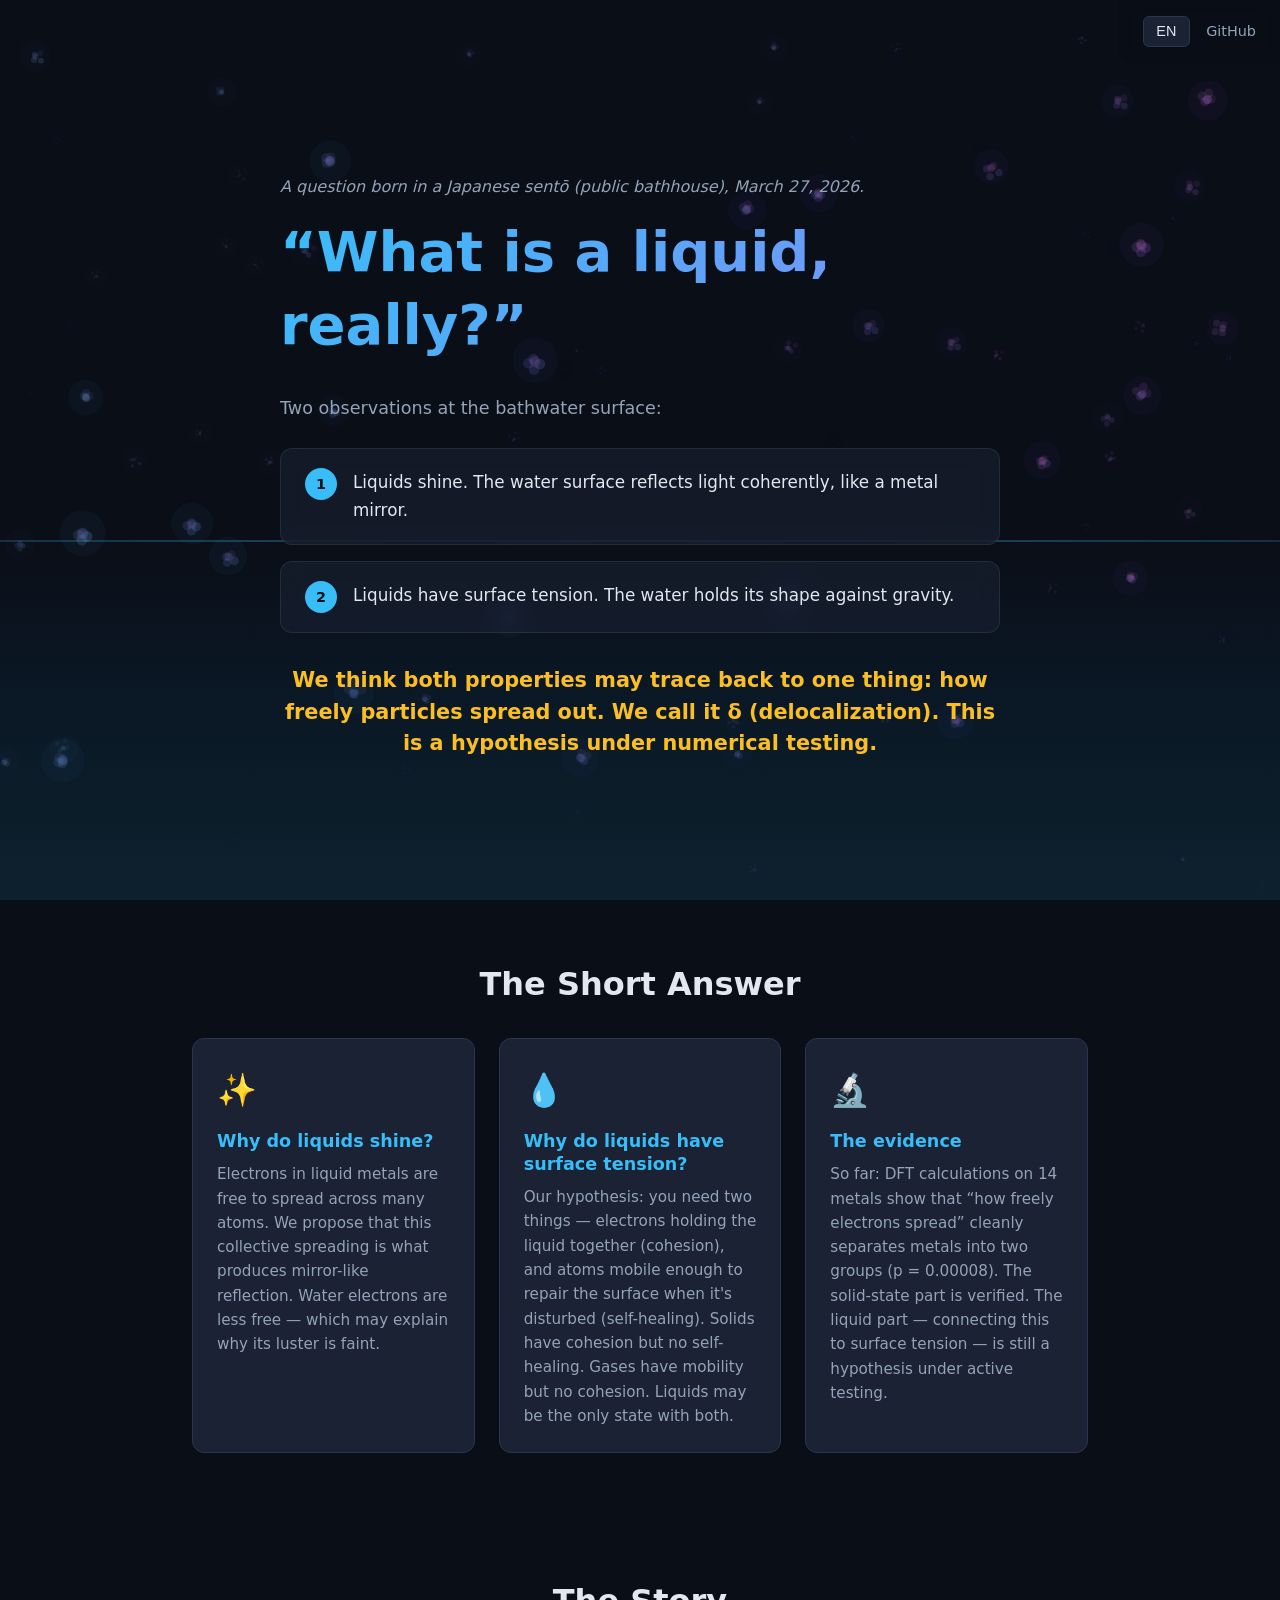
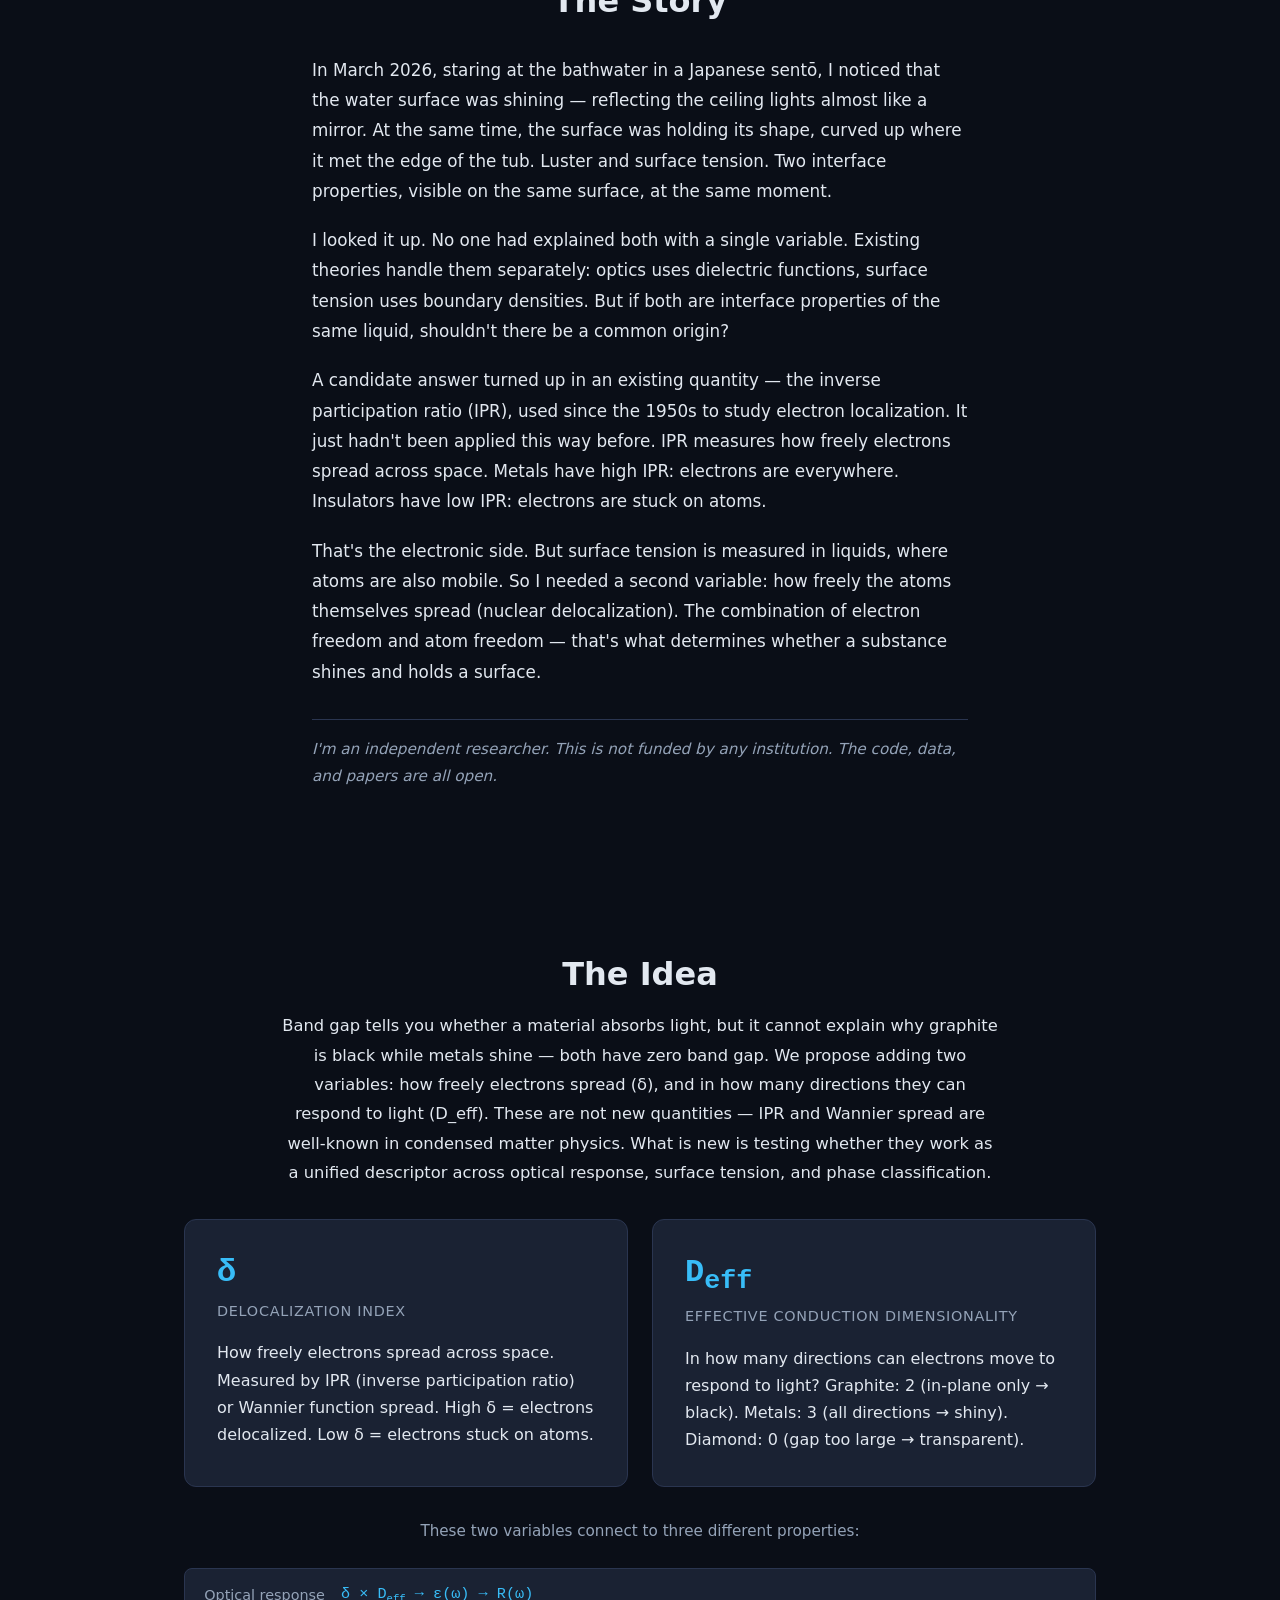
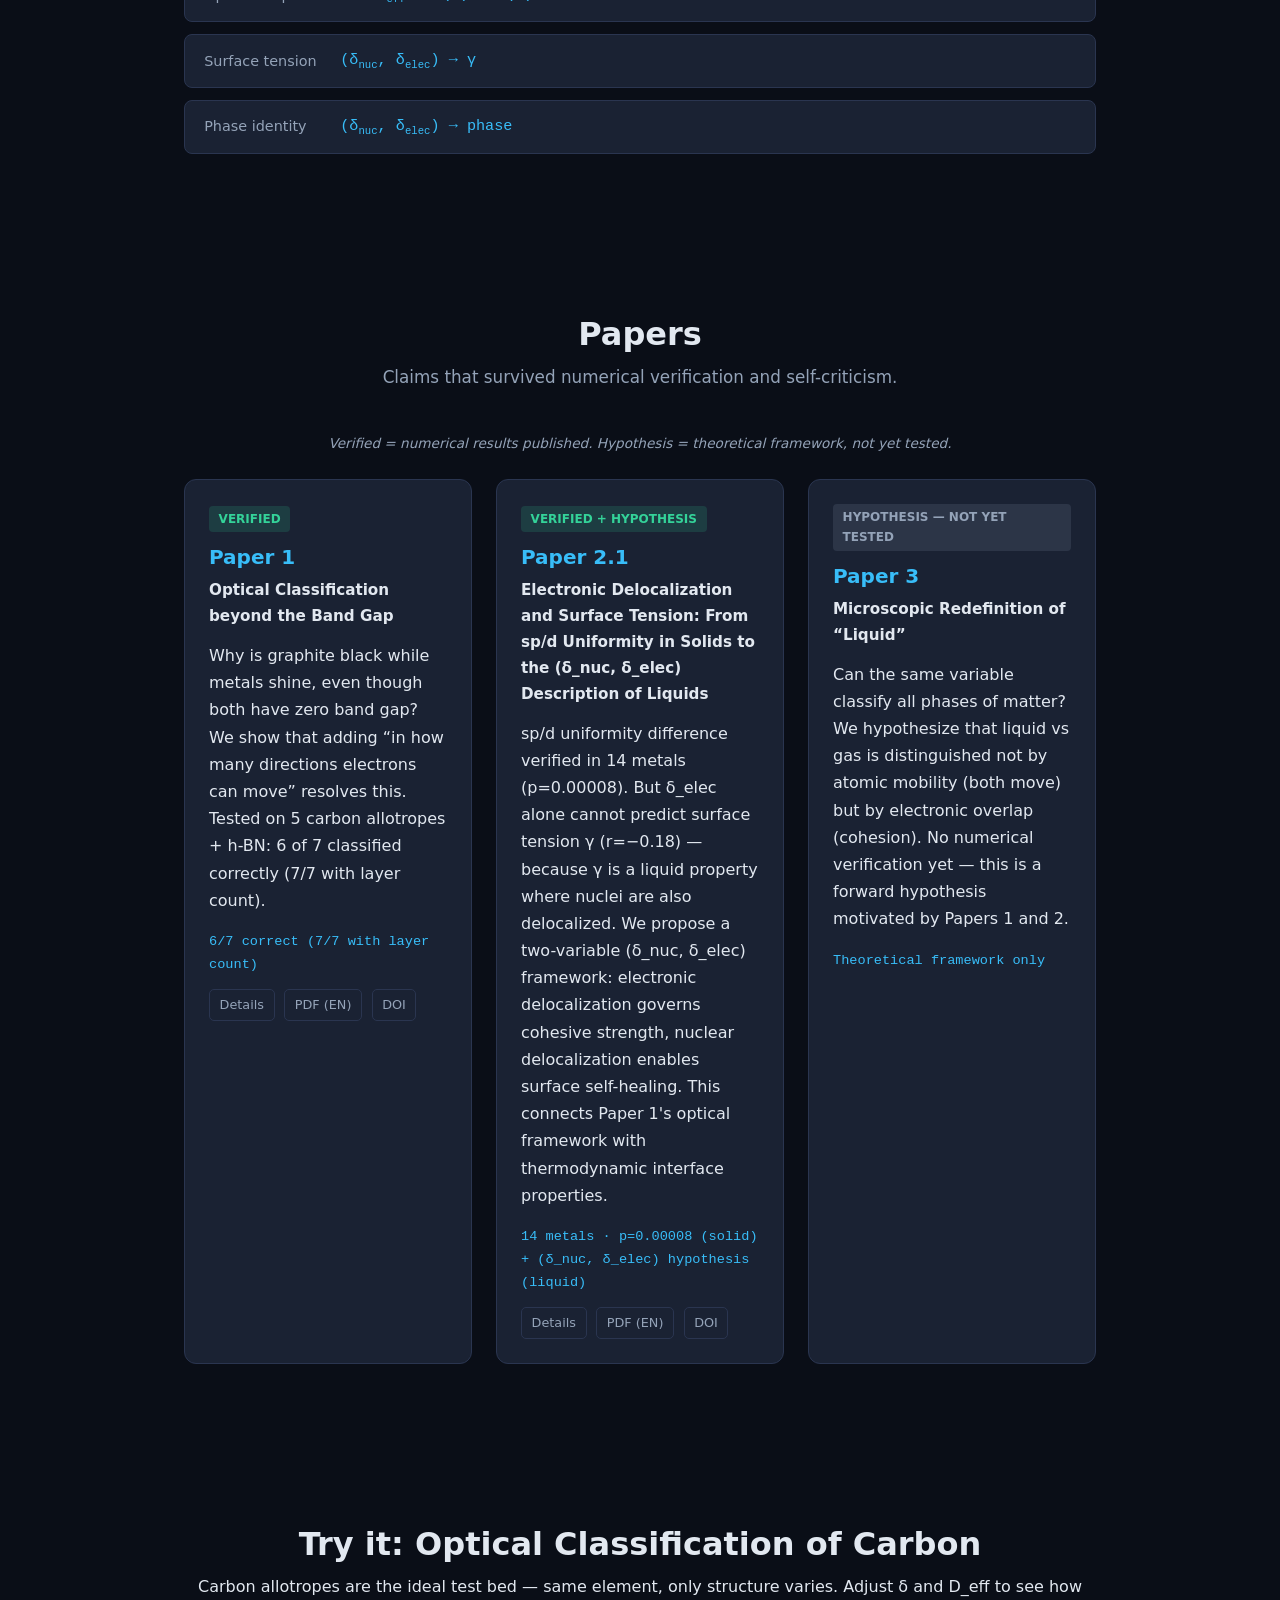
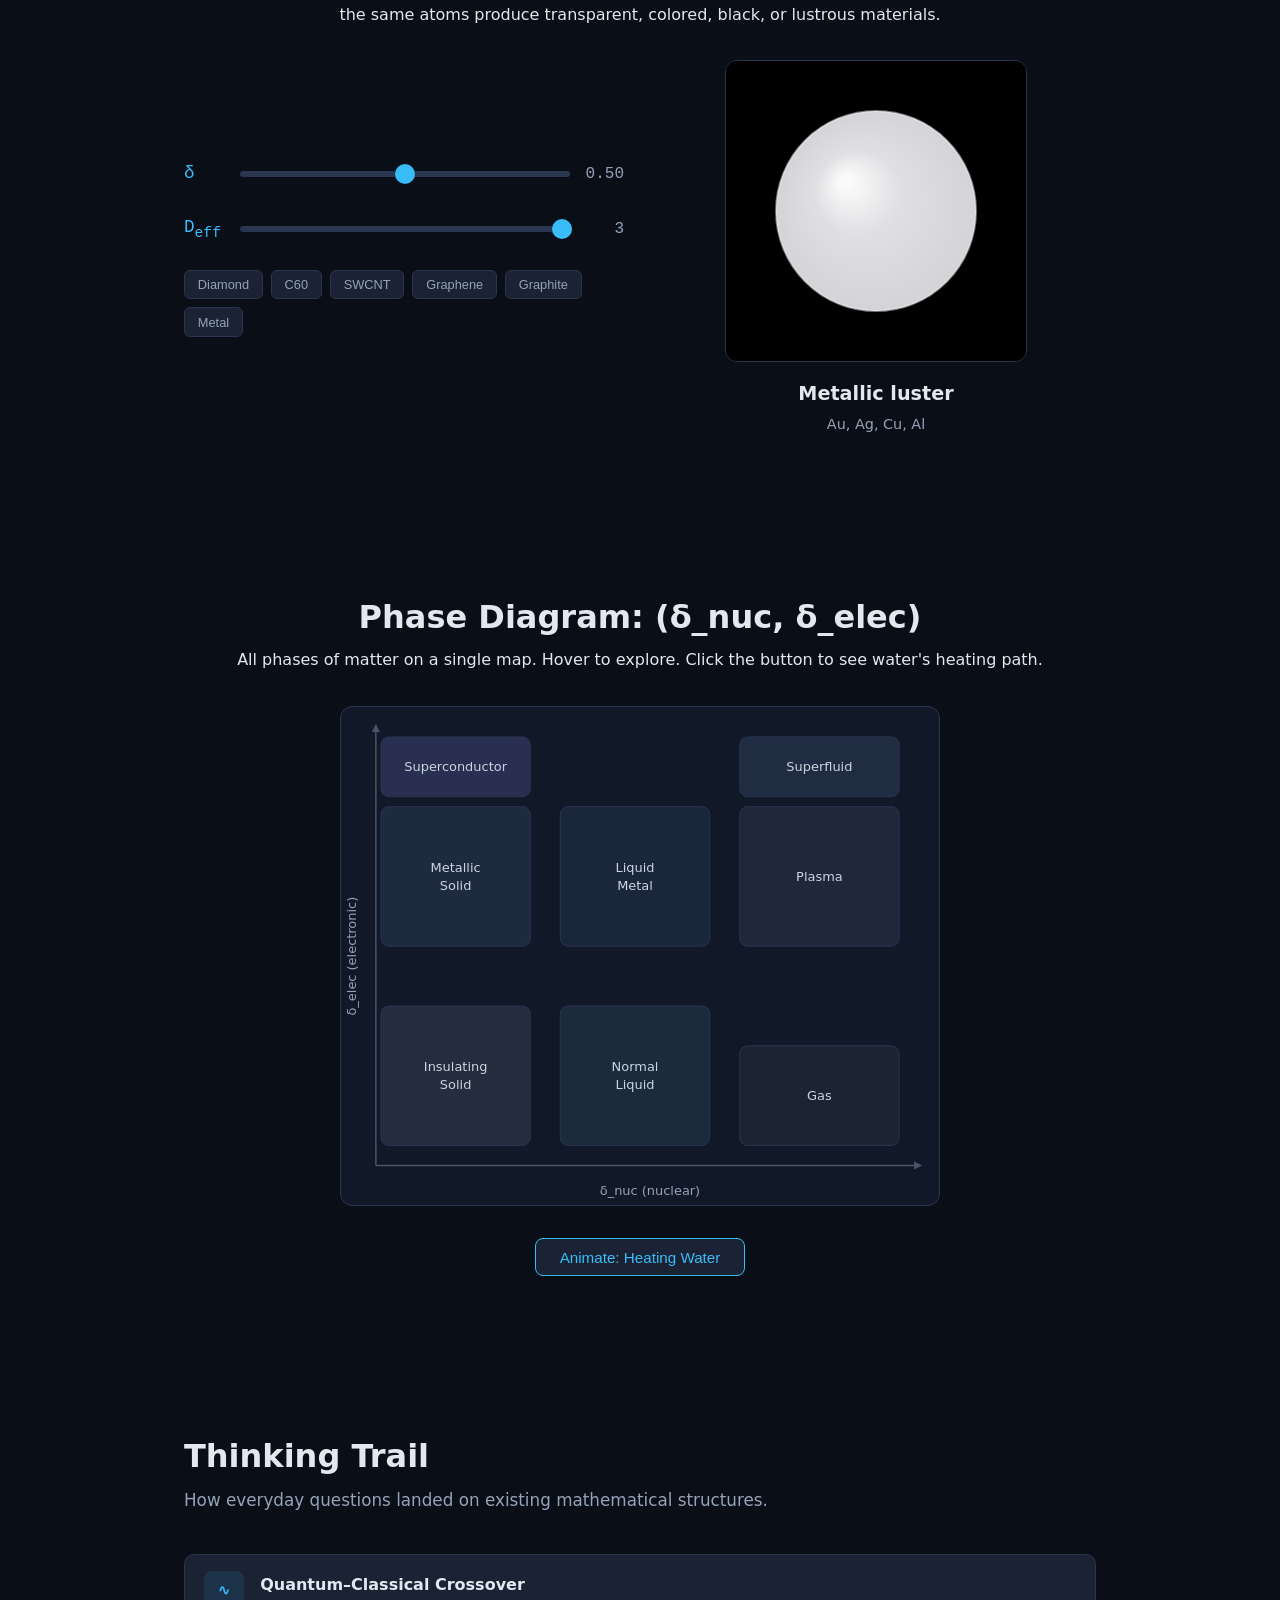
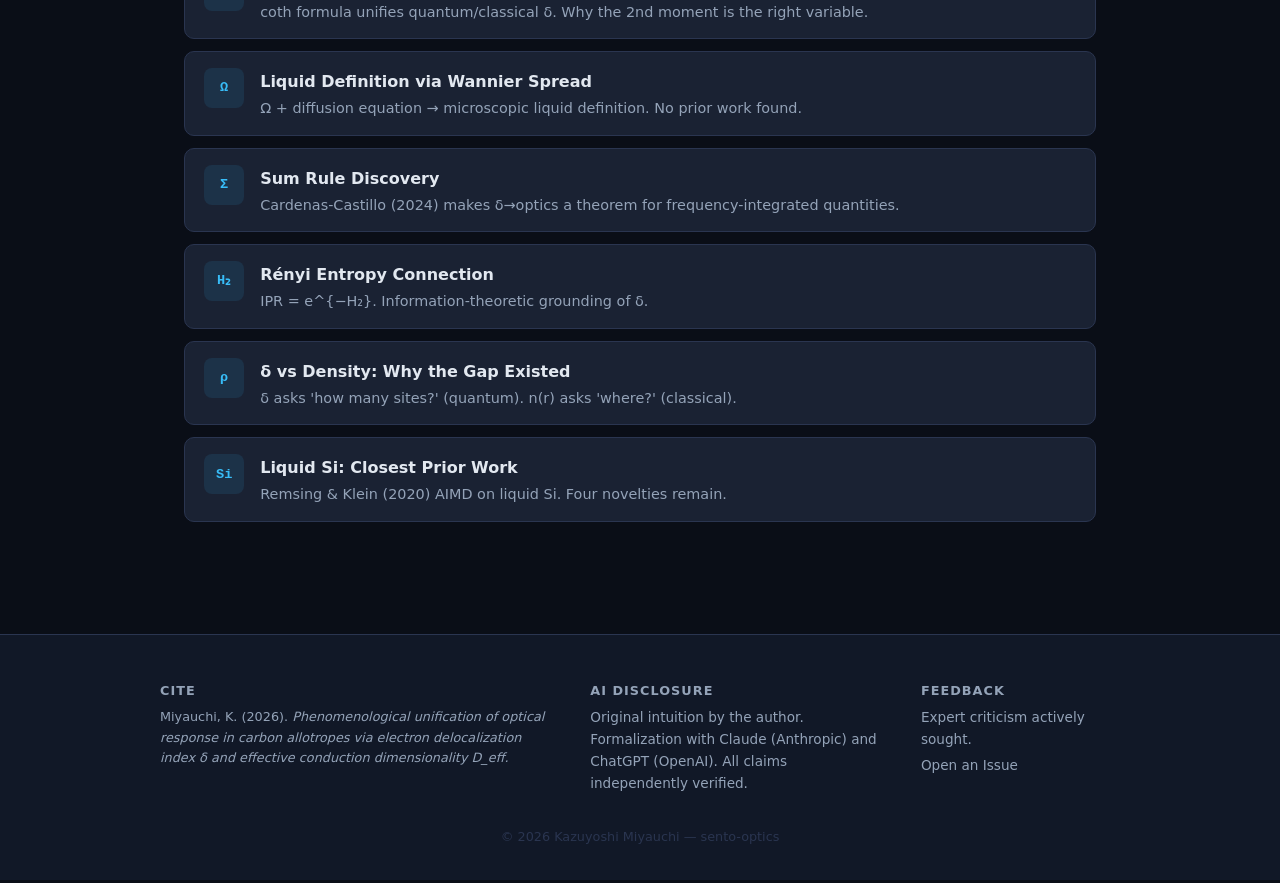
<file: docs/index.html>
<!DOCTYPE html>
<html lang="en">
<head>
  <meta charset="UTF-8">
  <meta name="viewport" content="width=device-width, initial-scale=1.0">
  <title>sento-optics — What is a liquid, really?</title>
  <meta name="description" content="Electronic delocalization as a unifying descriptor for interface properties. A research project born in a Japanese bathhouse.">
  <meta property="og:title" content="sento-optics">
  <meta property="og:description" content="What is a liquid, really? — A physics research project born in a Japanese sentō.">
  <meta property="og:type" content="website">
  <meta property="og:image" content="images/ogp.png">
  <meta property="og:image:width" content="1200">
  <meta property="og:image:height" content="630">
  <meta name="twitter:card" content="summary_large_image">
  <meta name="twitter:title" content="sento-optics">
  <meta name="twitter:description" content="What is a liquid, really? — A physics research project born in a Japanese sento.">
  <meta name="twitter:image" content="images/ogp.png">

  <!-- Academic discovery: Schema.org JSON-LD -->
  <script type="application/ld+json">
  {
    "@context": "https://schema.org",
    "@type": "ResearchProject",
    "name": "sento-optics: Electronic Delocalization as a Unifying Descriptor for Interface Properties",
    "description": "A research program proposing that optical response, surface tension, and phase classification are unified by electronic delocalization (IPR / Wannier spread). Born from observations at a Japanese public bathhouse.",
    "url": "https://miyauchikazuyoshi.github.io/sento-optics/",
    "founder": {
      "@type": "Person",
      "name": "Kazuyoshi Miyauchi",
      "affiliation": "Independent researcher"
    },
    "keywords": ["electronic delocalization", "surface tension", "optical classification", "inverse participation ratio", "Wannier spread", "liquid metals", "condensed matter physics", "phase classification", "nuclear delocalization"],
    "hasPart": [
      {
        "@type": "ScholarlyArticle",
        "name": "Optical Classification of Solids through Electronic Delocalization",
        "url": "https://miyauchikazuyoshi.github.io/sento-optics/paper1.html",
        "identifier": {"@type": "PropertyValue", "propertyID": "doi", "value": "10.5281/zenodo.19425523"}
      },
      {
        "@type": "ScholarlyArticle",
        "name": "Electronic Delocalization and Surface Tension: From sp/d Uniformity in Solids to the (δ_nuc, δ_elec) Description of Liquids",
        "url": "https://miyauchikazuyoshi.github.io/sento-optics/paper2.html",
        "identifier": {"@type": "PropertyValue", "propertyID": "doi", "value": "10.5281/zenodo.19425541"}
      }
    ]
  }
  </script>

  <link rel="stylesheet" href="style.css">
</head>
<body>
  <!-- Language Toggle -->
  <nav id="lang-nav">
    <button id="lang-toggle" onclick="toggleLang()" aria-label="Toggle language">
      <span id="lang-label">EN</span>
    </button>
    <a href="https://github.com/miyauchikazuyoshi/sento-optics" class="github-link" target="_blank" rel="noopener">GitHub</a>
  </nav>

  <!-- Hero -->
  <section id="hero">
    <canvas id="hero-particles"></canvas>
    <div class="hero-content">
      <p class="hero-origin" data-en="A question born in a Japanese sentō (public bathhouse), March 27, 2026." data-ja="2026年3月27日、銭湯にて生まれた問い。"></p>
      <h1 class="hero-title" data-en="&ldquo;What is a liquid, really?&rdquo;" data-ja="「液体とは、本当は何なのか？」"></h1>
      <p class="hero-sub" data-en="Two observations at the bathwater surface:" data-ja="湯船の水面を眺めていて、2つのことに気づいた:"></p>
      <div class="hero-observations">
        <div class="obs">
          <span class="obs-num">1</span>
          <p data-en="Liquids shine. The water surface reflects light coherently, like a metal mirror." data-ja="液体は光る。水面は金属鏡のように光をコヒーレントに反射する。"></p>
        </div>
        <div class="obs">
          <span class="obs-num">2</span>
          <p data-en="Liquids have surface tension. The water holds its shape against gravity." data-ja="液体は表面張力を持つ。水は重力に逆らって形を保つ。"></p>
        </div>
      </div>
      <p class="hero-answer" data-en="We think both properties may trace back to one thing: how freely particles spread out. We call it δ (delocalization). This is a hypothesis under numerical testing." data-ja="どちらも一つのことに帰着するのでは、と考えている: 粒子がどれだけ自由に広がれるか。これをδ（非局在化度）と呼ぶ。数値検証中の仮説。"></p>
    </div>
    <div class="hero-water"></div>
  </section>

  <!-- The Answer — one screen, no jargon -->
  <section id="answer">
    <h2 data-en="The Short Answer" data-ja="答え（30秒版）"></h2>
    <div class="answer-grid">
      <div class="answer-card">
        <div class="answer-icon">&#x2728;</div>
        <h3 data-en="Why do liquids shine?" data-ja="なぜ液体は光る？"></h3>
        <p data-en="Electrons in liquid metals are free to spread across many atoms. We propose that this collective spreading is what produces mirror-like reflection. Water electrons are less free — which may explain why its luster is faint." data-ja="液体金属の電子は多くの原子にわたって自由に広がれる。この集団的な広がりが鏡のような反射を生むのではないか、と提案している。水の電子はそれほど自由ではない — だから光沢が弱いのかもしれない。"></p>
      </div>
      <div class="answer-card">
        <div class="answer-icon">&#x1F4A7;</div>
        <h3 data-en="Why do liquids have surface tension?" data-ja="なぜ液体は表面張力を持つ？"></h3>
        <p data-en="Our hypothesis: you need two things — electrons holding the liquid together (cohesion), and atoms mobile enough to repair the surface when it's disturbed (self-healing). Solids have cohesion but no self-healing. Gases have mobility but no cohesion. Liquids may be the only state with both." data-ja="我々の仮説: 2つのことが必要 — 液体をまとめる電子の結合力（凝集）と、表面が乱されたときに修復できる原子の運動性（自己修復）。固体は凝集力があるが修復できない。気体は動けるが凝集力がない。液体だけが両方を持つのではないか。"></p>
      </div>
      <div class="answer-card">
        <div class="answer-icon">&#x1F52C;</div>
        <h3 data-en="The evidence" data-ja="証拠"></h3>
        <p data-en="So far: DFT calculations on 14 metals show that &ldquo;how freely electrons spread&rdquo; cleanly separates metals into two groups (p&nbsp;=&nbsp;0.00008). The solid-state part is verified. The liquid part — connecting this to surface tension — is still a hypothesis under active testing." data-ja="現時点の成果: 14金属のDFT計算で、「電子の広がり方」が金属を2グループにきれいに分離することを示した（p = 0.00008）。固体の部分は検証済み。液体との接続 — 表面張力への応用 — はまだ検証中の仮説。"></p>
      </div>
    </div>
  </section>

  <!-- The Story -->
  <section id="story">
    <h2 data-en="The Story" data-ja="この研究の話"></h2>
    <div class="story-text">
      <p data-en="In March 2026, staring at the bathwater in a Japanese sentō, I noticed that the water surface was shining — reflecting the ceiling lights almost like a mirror. At the same time, the surface was holding its shape, curved up where it met the edge of the tub. Luster and surface tension. Two interface properties, visible on the same surface, at the same moment." data-ja="2026年3月、銭湯の湯船を眺めていて、水面が光っていることに気づいた — 天井の照明をほぼ鏡のように反射している。同時に、水面は形を保っていた。浴槽の縁では表面が盛り上がっている。光沢と表面張力。2つの界面特性が、同じ表面に、同時に見えている。"></p>
      <p data-en="I looked it up. No one had explained both with a single variable. Existing theories handle them separately: optics uses dielectric functions, surface tension uses boundary densities. But if both are interface properties of the same liquid, shouldn't there be a common origin?" data-ja="調べてみた。両方を1つの変数で説明した人はいなかった。既存の理論はバラバラ: 光学は誘電関数、表面張力は境界密度。でも同じ液体の界面特性なら、共通の起源があるはずでは？"></p>
      <p data-en="A candidate answer turned up in an existing quantity — the inverse participation ratio (IPR), used since the 1950s to study electron localization. It just hadn't been applied this way before. IPR measures how freely electrons spread across space. Metals have high IPR: electrons are everywhere. Insulators have low IPR: electrons are stuck on atoms." data-ja="候補となる答えは既存の物理量の中にあった — 1950年代から電子の局在化を研究するために使われてきた逆参加率（IPR）。ただ、こういう使い方をされたことがなかった。IPRは、電子がどれだけ自由に空間に広がるかを測る。金属はIPRが高い: 電子はどこにでもいる。絶縁体はIPRが低い: 電子は原子に縛られている。"></p>
      <p data-en="That's the electronic side. But surface tension is measured in liquids, where atoms are also mobile. So I needed a second variable: how freely the atoms themselves spread (nuclear delocalization). The combination of electron freedom and atom freedom — that's what determines whether a substance shines and holds a surface." data-ja="それが電子の側。でも表面張力は液体で測定される。液体では原子も動く。だから第2の変数が必要だった: 原子自体がどれだけ自由に広がるか（核の非局在化度）。電子の自由度と原子の自由度の組み合わせ — それが、物質が光り、表面を保つかを決めている。"></p>
      <p data-en="I'm an independent researcher. This is not funded by any institution. The code, data, and papers are all open." data-ja="独立研究者として取り組んでいる。どの機関の資金も受けていない。コード、データ、論文はすべてオープン。"></p>
    </div>
  </section>

  <!-- The Idea -->
  <section id="idea">
    <h2 data-en="The Idea" data-ja="アイデア"></h2>
    <p class="idea-intro" data-en="Band gap tells you whether a material absorbs light, but it cannot explain why graphite is black while metals shine — both have zero band gap. We propose adding two variables: how freely electrons spread (δ), and in how many directions they can respond to light (D_eff). These are not new quantities — IPR and Wannier spread are well-known in condensed matter physics. What is new is testing whether they work as a unified descriptor across optical response, surface tension, and phase classification." data-ja="バンドギャップは物質が光を吸収するかを教えてくれるが、グラファイトが黒くて金属が光る理由は説明できない — どちらもバンドギャップはゼロ。2つの変数を加えることを提案する: 電子がどれだけ自由に広がるか（δ）と、何次元方向に光に応答できるか（D_eff）。これらは新しい量ではない — IPRとWannier spreadは凝縮系物理で既知。新しいのは、光学応答・表面張力・相分類を横断する統一的記述子として機能するかを検証すること。"></p>
    <div class="idea-grid">
      <div class="idea-card">
        <h3>δ</h3>
        <p class="idea-name" data-en="Delocalization Index" data-ja="非局在化指標"></p>
        <p data-en="How freely electrons spread across space. Measured by IPR (inverse participation ratio) or Wannier function spread. High δ = electrons delocalized. Low δ = electrons stuck on atoms." data-ja="電子がどれだけ自由に空間に広がるか。IPR（逆参加率）またはWannier関数の広がりで測定。高δ = 電子が非局在化。低δ = 電子が原子に局在。"></p>
      </div>
      <div class="idea-card">
        <h3>D<sub>eff</sub></h3>
        <p class="idea-name" data-en="Effective Conduction Dimensionality" data-ja="有効伝導次元"></p>
        <p data-en="In how many directions can electrons move to respond to light? Graphite: 2 (in-plane only → black). Metals: 3 (all directions → shiny). Diamond: 0 (gap too large → transparent)." data-ja="電子が光に応答して動ける方向の数。グラファイト: 2（面内のみ→黒）。金属: 3（全方向→光沢）。ダイヤモンド: 0（ギャップ大→透明）。"></p>
      </div>
    </div>
    <div class="idea-chains">
      <p class="chains-label" data-en="These two variables connect to three different properties:" data-ja="この2変数が3つの異なる物性に接続する:"></p>
      <div class="chain">
        <span class="chain-label" data-en="Optical response" data-ja="光学応答"></span>
        <code>δ × D<sub>eff</sub> → ε(ω) → R(ω)</code>
      </div>
      <div class="chain">
        <span class="chain-label" data-en="Surface tension" data-ja="表面張力"></span>
        <code>(δ<sub>nuc</sub>, δ<sub>elec</sub>) → γ</code>
      </div>
      <div class="chain">
        <span class="chain-label" data-en="Phase identity" data-ja="相の分類"></span>
        <code>(δ<sub>nuc</sub>, δ<sub>elec</sub>) → phase</code>
      </div>
    </div>
  </section>

  <!-- Papers -->
  <section id="papers">
    <h2 data-en="Papers" data-ja="論文"></h2>
    <p class="section-desc" data-en="Claims that survived numerical verification and self-criticism." data-ja="数値検証と自己批判テストに耐えた主張を論文にしている。"></p>
    <p class="papers-legend" data-en="Verified = numerical results published. Hypothesis = theoretical framework, not yet tested." data-ja="検証済み = 数値結果を公開。仮説 = 理論的枠組み、未検証。"></p>
    <div class="papers-grid">
      <div class="paper-card">
        <span class="paper-status status-near" data-en="Verified" data-ja="検証済み"></span>
        <h3>Paper 1</h3>
        <p class="paper-title" data-en="Optical Classification beyond the Band Gap" data-ja="バンドギャップを超える光学分類"></p>
        <p data-en="Why is graphite black while metals shine, even though both have zero band gap? We show that adding &ldquo;in how many directions electrons can move&rdquo; resolves this. Tested on 5 carbon allotropes + h-BN: 6 of 7 classified correctly (7/7 with layer count)." data-ja="グラファイトと金属はどちらもバンドギャップがほぼゼロなのに、なぜ一方は黒く一方は光る？「電子が何次元方向に動けるか」を加えるとこの区別がつく。炭素同素体5種+h-BNで検証: 6/7正答（積層数を加えると7/7）。"></p>
        <div class="paper-stats">
          <span data-en="6/7 correct (7/7 with layer count)" data-ja="6/7正答（積層数で7/7）"></span>
        </div>
        <div class="paper-links">
          <a href="paper1.html" data-en="Details" data-ja="詳細"></a>
          <a href="papers/paper1.pdf" target="_blank" rel="noopener" data-en="PDF (EN)" data-ja="PDF (英語)"></a>
          <a href="https://zenodo.org/records/19425523" target="_blank" rel="noopener">DOI</a>
        </div>
      </div>
      <div class="paper-card">
        <span class="paper-status status-near" data-en="Verified + Hypothesis" data-ja="検証済み + 仮説"></span>
        <h3>Paper 2.1</h3>
        <p class="paper-title" data-en="Electronic Delocalization and Surface Tension: From sp/d Uniformity in Solids to the (δ_nuc, δ_elec) Description of Liquids" data-ja="電子非局在化と表面張力: 固体のsp/d均一性から液体の(δ_nuc, δ_elec)記述へ"></p>
        <p data-en="sp/d uniformity difference verified in 14 metals (p=0.00008). But δ_elec alone cannot predict surface tension γ (r=−0.18) — because γ is a liquid property where nuclei are also delocalized. We propose a two-variable (δ_nuc, δ_elec) framework: electronic delocalization governs cohesive strength, nuclear delocalization enables surface self-healing. This connects Paper 1's optical framework with thermodynamic interface properties." data-ja="14金属でsp/d均一性差を実証（p=0.00008）。しかしδ_elecだけでは表面張力γを予測できない（r=−0.18）— γは液体の性質であり核も非局在化しているため。(δ_nuc, δ_elec)の2変数記述を提案: 電子非局在化が凝集力を、核非局在化が表面自己修復を支配する。Paper 1の光学的枠組みと熱力学的界面特性を接続。"></p>
        <div class="paper-stats">
          <span data-en="14 metals · p=0.00008 (solid) + (δ_nuc, δ_elec) hypothesis (liquid)" data-ja="14金属 · p=0.00008（固体）+ (δ_nuc, δ_elec) 仮説（液体）"></span>
        </div>
        <div class="paper-links">
          <a href="paper2.html" data-en="Details" data-ja="詳細"></a>
          <a href="papers/paper2.pdf" target="_blank" rel="noopener" data-en="PDF (EN)" data-ja="PDF (英語)"></a>
          <a href="https://zenodo.org/records/19425541" target="_blank" rel="noopener">DOI</a>
        </div>
      </div>
      <div class="paper-card">
        <span class="paper-status status-plan" data-en="Hypothesis — not yet tested" data-ja="仮説 — 未検証"></span>
        <h3>Paper 3</h3>
        <p class="paper-title" data-en="Microscopic Redefinition of &ldquo;Liquid&rdquo;" data-ja="「液体」のミクロ的再定義"></p>
        <p data-en="Can the same variable classify all phases of matter? We hypothesize that liquid vs gas is distinguished not by atomic mobility (both move) but by electronic overlap (cohesion). No numerical verification yet — this is a forward hypothesis motivated by Papers 1 and 2." data-ja="同じ変数で物質の全ての相を分類できるか？ 液体と気体の違いは原子の運動性（どちらも動く）ではなく電子の重なり（凝集力）だという仮説。数値検証はまだ — Paper 1・2に動機づけられた将来の仮説。"></p>
        <div class="paper-stats">
          <span data-en="Theoretical framework only" data-ja="理論的枠組みのみ"></span>
        </div>
      </div>
    </div>
  </section>

  <!-- Interactive: δ Slider -->
  <section id="demo-slider">
    <h2 data-en="Try it: Optical Classification of Carbon" data-ja="体験: 炭素の光学分類"></h2>
    <p class="demo-desc" data-en="Carbon allotropes are the ideal test bed — same element, only structure varies. Adjust δ and D_eff to see how the same atoms produce transparent, colored, black, or lustrous materials." data-ja="炭素同素体は理想的な検証系 — 同じ元素で構造だけが異なる。δとD_effを動かして、同じ原子がどのように透明・有色・黒・光沢を生み出すか見てみよう。"></p>
    <div class="slider-container">
      <div class="slider-panel">
        <div class="slider-row">
          <label>δ</label>
          <input type="range" id="delta-slider" min="0" max="100" value="50">
          <span id="delta-val">0.50</span>
        </div>
        <div class="slider-row">
          <label>D<sub>eff</sub></label>
          <input type="range" id="deff-slider" min="0" max="3" value="3" step="1">
          <span id="deff-val">3</span>
        </div>
        <div class="presets">
          <button onclick="setPreset('diamond')" data-en="Diamond" data-ja="ダイヤモンド"></button>
          <button onclick="setPreset('c60')" data-en="C60" data-ja="C60"></button>
          <button onclick="setPreset('swcnt')" data-en="SWCNT" data-ja="SWCNT"></button>
          <button onclick="setPreset('graphene')" data-en="Graphene" data-ja="グラフェン"></button>
          <button onclick="setPreset('graphite')" data-en="Graphite" data-ja="グラファイト"></button>
          <button onclick="setPreset('metal')" data-en="Metal" data-ja="金属"></button>
        </div>
      </div>
      <div class="canvas-panel">
        <canvas id="optics-canvas" width="300" height="300"></canvas>
        <p id="optics-label" class="optics-label"></p>
        <p id="optics-example" class="optics-example"></p>
      </div>
    </div>
  </section>

  <!-- Interactive: Phase Diagram -->
  <section id="demo-phase">
    <h2 data-en="Phase Diagram: (δ_nuc, δ_elec)" data-ja="相図: (δ_nuc, δ_elec)"></h2>
    <p class="demo-desc" data-en="All phases of matter on a single map. Hover to explore. Click the button to see water's heating path." data-ja="すべての物質の相を一枚の地図に。ホバーで探索。ボタンで水の加熱パスを表示。"></p>
    <div class="phase-container">
      <svg id="phase-svg" viewBox="0 0 600 500" xmlns="http://www.w3.org/2000/svg"></svg>
      <div id="phase-tooltip" class="phase-tooltip"></div>
      <button id="water-path-btn" onclick="animateWaterPath()" data-en="Animate: Heating Water" data-ja="アニメーション: 水を加熱"></button>
    </div>
  </section>

  <!-- Thinking Trail -->
  <section id="trail">
    <h2 data-en="Thinking Trail" data-ja="思考の軌跡"></h2>
    <p class="section-desc" data-en="How everyday questions landed on existing mathematical structures." data-ja="日常の疑問がどのように既存の数学的構造に着地していったか。"></p>
    <div class="trail-list">
      <a href="https://github.com/miyauchikazuyoshi/sento-optics/blob/main/theory/connections/memo_quantum_classical_melting_crossover.md" class="trail-item" target="_blank" rel="noopener">
        <span class="trail-icon" title="coth formula">∿</span>
        <div>
          <strong data-en="Quantum–Classical Crossover" data-ja="量子-古典クロスオーバー"></strong>
          <p data-en="coth formula unifies quantum/classical δ. Why the 2nd moment is the right variable." data-ja="coth公式で量子/古典のδを統一。なぜ第2モーメントが正しい変数か。"></p>
        </div>
      </a>
      <a href="https://github.com/miyauchikazuyoshi/sento-optics/blob/main/theory/connections/memo_liquid_definition_via_omega.md" class="trail-item" target="_blank" rel="noopener">
        <span class="trail-icon" title="Wannier spread">Ω</span>
        <div>
          <strong data-en="Liquid Definition via Wannier Spread" data-ja="Wannier spreadによる液体定義"></strong>
          <p data-en="Ω + diffusion equation → microscopic liquid definition. No prior work found." data-ja="Ω + 拡散方程式 → 液体のミクロ定義。先行研究なし。"></p>
        </div>
      </a>
      <a href="https://github.com/miyauchikazuyoshi/sento-optics/blob/main/theory/connections/memo_literature_and_sum_rule.md" class="trail-item" target="_blank" rel="noopener">
        <span class="trail-icon" title="Sum rule">Σ</span>
        <div>
          <strong data-en="Sum Rule Discovery" data-ja="総和則の発見"></strong>
          <p data-en="Cardenas-Castillo (2024) makes δ→optics a theorem for frequency-integrated quantities." data-ja="Cardenas-Castillo (2024) の総和則でδ→光学が定理に。"></p>
        </div>
      </a>
      <a href="https://github.com/miyauchikazuyoshi/sento-optics/blob/main/theory/phase/renyi_entropy_memo.md" class="trail-item" target="_blank" rel="noopener">
        <span class="trail-icon" title="Rényi entropy">H₂</span>
        <div>
          <strong data-en="Rényi Entropy Connection" data-ja="Rényiエントロピーとの接続"></strong>
          <p data-en="IPR = e^{−H₂}. Information-theoretic grounding of δ." data-ja="IPR = e^{−H₂}。δの情報理論的基盤。"></p>
        </div>
      </a>
      <a href="https://github.com/miyauchikazuyoshi/sento-optics/blob/main/theory/connections/memo_delta_vs_density.md" class="trail-item" target="_blank" rel="noopener">
        <span class="trail-icon" title="Density vs δ">ρ</span>
        <div>
          <strong data-en="δ vs Density: Why the Gap Existed" data-ja="δ vs 密度: なぜギャップが存在したか"></strong>
          <p data-en="δ asks 'how many sites?' (quantum). n(r) asks 'where?' (classical)." data-ja="δは「何サイトに広がる？」（量子的）。n(r)は「どこにある？」（古典的）。"></p>
        </div>
      </a>
      <a href="https://github.com/miyauchikazuyoshi/sento-optics/blob/main/theory/connections/memo_remsing_klein_liquid_si.md" class="trail-item" target="_blank" rel="noopener">
        <span class="trail-icon" title="Liquid silicon">Si</span>
        <div>
          <strong data-en="Liquid Si: Closest Prior Work" data-ja="液体Si: 最近接の先行研究"></strong>
          <p data-en="Remsing & Klein (2020) AIMD on liquid Si. Four novelties remain." data-ja="Remsing & Klein (2020) の液体Si AIMD。4つのノベルティが残存。"></p>
        </div>
      </a>
    </div>
  </section>

  <!-- Footer -->
  <footer id="footer">
    <div class="footer-content">
      <div class="footer-section">
        <h4 data-en="Cite" data-ja="引用"></h4>
        <p class="cite-text">Miyauchi, K. (2026). <em>Phenomenological unification of optical response in carbon allotropes via electron delocalization index δ and effective conduction dimensionality D_eff.</em></p>
      </div>
      <div class="footer-section">
        <h4 data-en="AI Disclosure" data-ja="AI利用開示"></h4>
        <p data-en="Original intuition by the author. Formalization with Claude (Anthropic) and ChatGPT (OpenAI). All claims independently verified." data-ja="着想は著者による。形式化はClaude（Anthropic）・ChatGPT（OpenAI）と協働。全主張を独自に検証。"></p>
      </div>
      <div class="footer-section">
        <h4 data-en="Feedback" data-ja="フィードバック"></h4>
        <p data-en="Expert criticism actively sought." data-ja="専門家の批判を積極的に求めています。"></p>
        <a href="https://github.com/miyauchikazuyoshi/sento-optics/issues" target="_blank" rel="noopener" data-en="Open an Issue" data-ja="Issueを立てる"></a>
      </div>
    </div>
    <p class="footer-copy">© 2026 Kazuyoshi Miyauchi — sento-optics</p>
  </footer>

  <script src="app.js"></script>
</body>
</html>
</file>
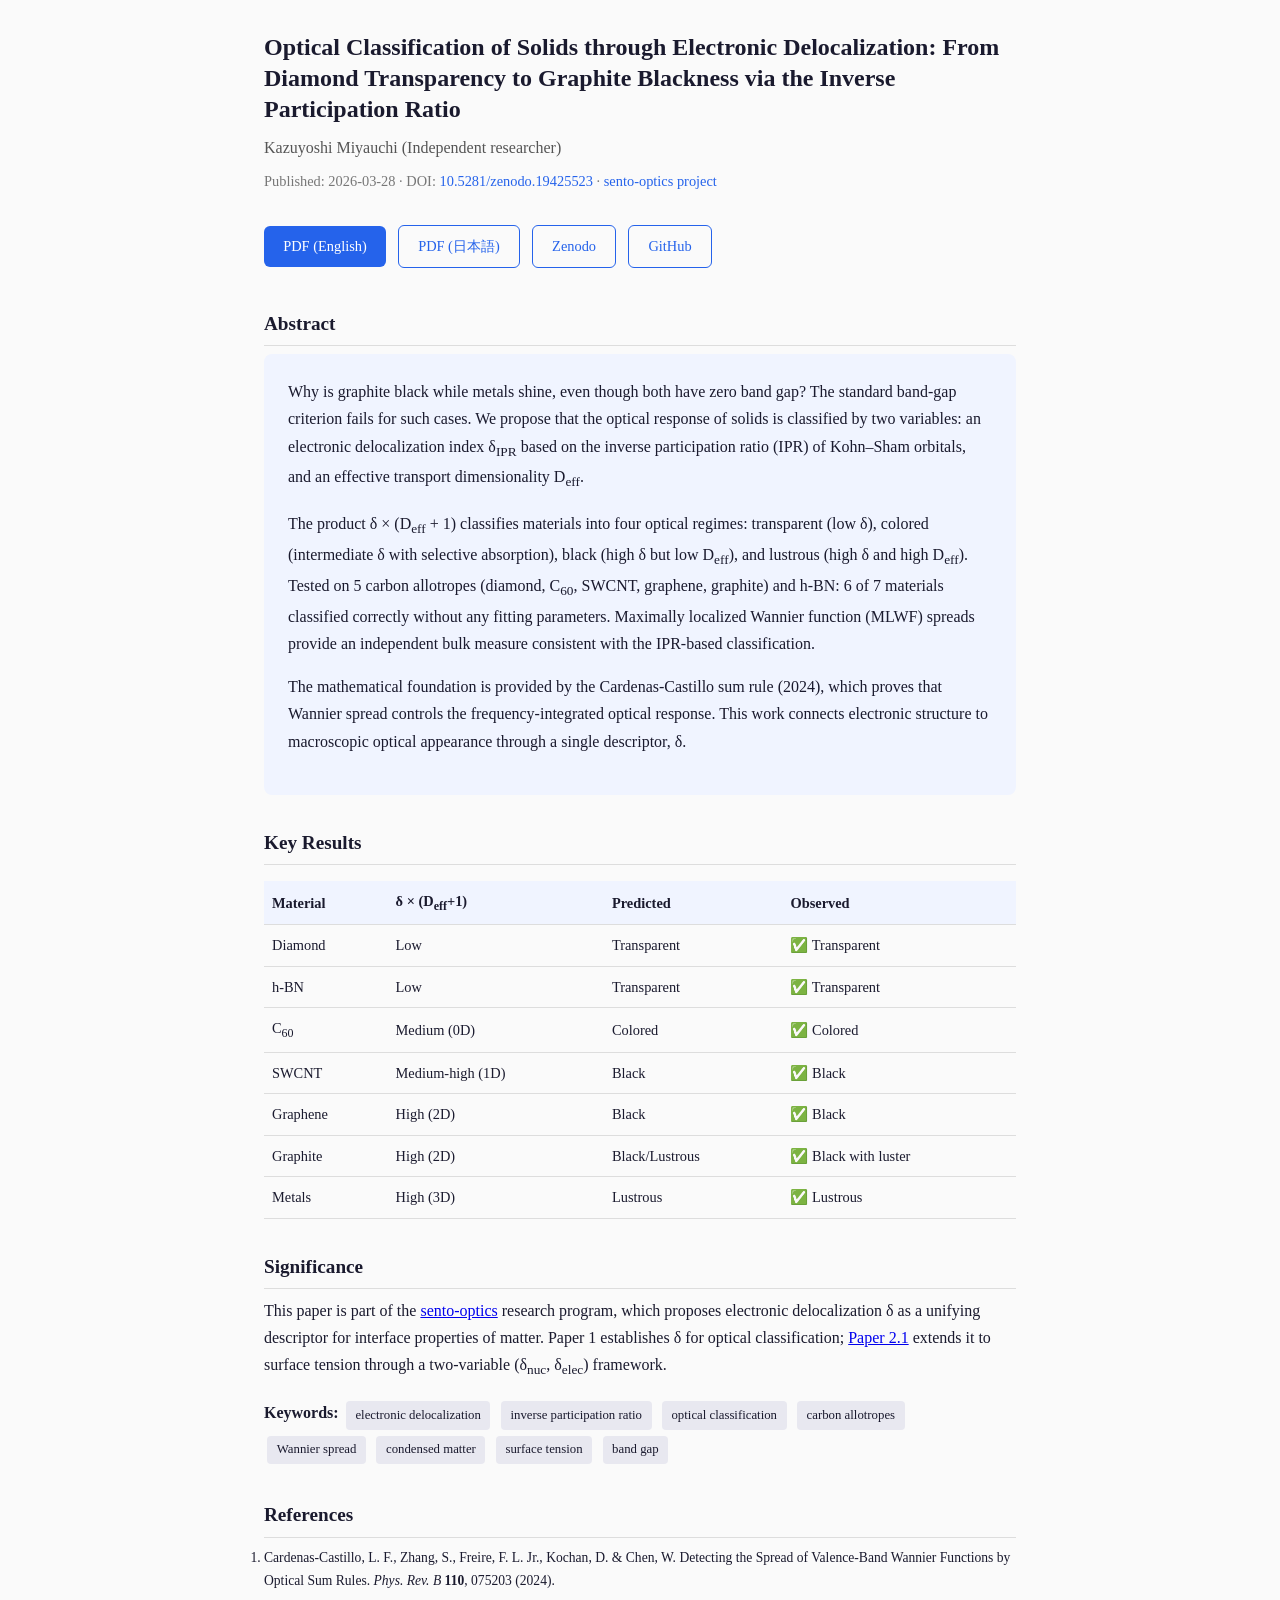
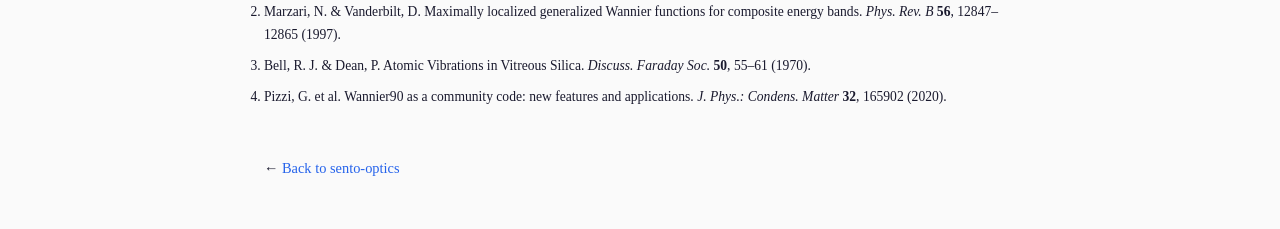
<file: docs/paper1.html>
<!DOCTYPE html>
<html lang="en">
<head>
  <meta charset="UTF-8">
  <meta name="viewport" content="width=device-width, initial-scale=1.0">
  <title>Paper 1: Optical Classification of Solids through Electronic Delocalization</title>
  <meta name="description" content="We propose that optical response of solids is classified by electronic delocalization δ × effective dimensionality D_eff. Tested on carbon allotropes: 6/7 classified correctly.">

  <!-- Highwire Press tags (Google Scholar) -->
  <meta name="citation_title" content="Optical Classification of Solids through Electronic Delocalization: From Diamond Transparency to Graphite Blackness via the Inverse Participation Ratio">
  <meta name="citation_author" content="Miyauchi, Kazuyoshi">
  <meta name="citation_publication_date" content="2026/03/28">
  <meta name="citation_online_date" content="2026/03/28">
  <meta name="citation_pdf_url" content="https://miyauchikazuyoshi.github.io/sento-optics/papers/paper1.pdf">
  <meta name="citation_doi" content="10.5281/zenodo.19425523">
  <meta name="citation_abstract" content="Why is graphite black while metals shine, even though both have zero band gap? We show that adding effective transport dimensionality D_eff to the electronic delocalization index δ_IPR resolves this. The product δ × (D_eff + 1) classifies the optical response of solids into four regimes: transparent (low δ), colored (intermediate δ with selective absorption), black (high δ but low D_eff), and lustrous (high δ and high D_eff). Tested on 5 carbon allotropes and h-BN: 6 of 7 materials classified correctly without any fitting parameters. Wannier spread Ω provides an independent bulk measure consistent with the IPR-based classification.">
  <meta name="citation_language" content="en">
  <meta name="citation_keywords" content="electronic delocalization; inverse participation ratio; optical classification; carbon allotropes; Wannier spread; band gap; graphite; diamond">
  <meta name="citation_firstpage" content="1">
  <meta name="citation_lastpage" content="8">

  <!-- Dublin Core (fallback) -->
  <meta name="DC.title" content="Optical Classification of Solids through Electronic Delocalization">
  <meta name="DC.creator" content="Miyauchi, Kazuyoshi">
  <meta name="DC.date" content="2026-03-28">
  <meta name="DC.identifier" content="doi:10.5281/zenodo.19425523">
  <meta name="DC.type" content="Text">
  <meta name="DC.format" content="application/pdf">
  <meta name="DC.language" content="en">

  <!-- Open Graph -->
  <meta property="og:title" content="Paper 1: Optical Classification of Solids through Electronic Delocalization">
  <meta property="og:description" content="Why is graphite black while metals shine? δ × D_eff classifies optical response without fitting parameters. 6/7 carbon allotropes classified correctly.">
  <meta property="og:type" content="article">
  <meta property="og:url" content="https://miyauchikazuyoshi.github.io/sento-optics/paper1.html">
  <meta property="og:image" content="https://miyauchikazuyoshi.github.io/sento-optics/images/ogp.png">
  <meta property="article:author" content="Kazuyoshi Miyauchi">
  <meta property="article:published_time" content="2026-03-28">

  <!-- Twitter -->
  <meta name="twitter:card" content="summary_large_image">
  <meta name="twitter:title" content="Optical Classification of Solids through Electronic Delocalization">
  <meta name="twitter:description" content="δ × D_eff classifies optical response: transparent, colored, black, lustrous. 6/7 correct on carbon allotropes.">

  <!-- Schema.org JSON-LD -->
  <script type="application/ld+json">
  {
    "@context": "https://schema.org",
    "@type": "ScholarlyArticle",
    "name": "Optical Classification of Solids through Electronic Delocalization: From Diamond Transparency to Graphite Blackness via the Inverse Participation Ratio",
    "author": {
      "@type": "Person",
      "name": "Kazuyoshi Miyauchi",
      "affiliation": "Independent researcher"
    },
    "datePublished": "2026-03-28",
    "description": "We propose that optical response of solids is classified by electronic delocalization δ × effective dimensionality D_eff. Tested on 5 carbon allotropes + h-BN: 6/7 classified correctly.",
    "url": "https://miyauchikazuyoshi.github.io/sento-optics/paper1.html",
    "identifier": {
      "@type": "PropertyValue",
      "propertyID": "doi",
      "value": "10.5281/zenodo.19425523"
    },
    "isAccessibleForFree": true,
    "license": "https://creativecommons.org/licenses/by/4.0/",
    "keywords": ["electronic delocalization", "inverse participation ratio", "optical classification", "carbon allotropes", "Wannier spread", "condensed matter physics"],
    "about": [
      {"@type": "DefinedTerm", "name": "Condensed matter physics"},
      {"@type": "DefinedTerm", "name": "Optical properties of solids"},
      {"@type": "DefinedTerm", "name": "Electronic structure"}
    ],
    "isPartOf": {
      "@type": "CreativeWorkSeries",
      "name": "sento-optics research program",
      "url": "https://miyauchikazuyoshi.github.io/sento-optics/"
    }
  }
  </script>

  <style>
    * { margin: 0; padding: 0; box-sizing: border-box; }
    body { font-family: 'Georgia', 'Times New Roman', serif; max-width: 800px; margin: 0 auto; padding: 2rem 1.5rem; color: #1a1a2e; line-height: 1.7; background: #fafafa; }
    h1 { font-size: 1.5rem; margin-bottom: 0.5rem; line-height: 1.3; }
    .author { color: #555; margin-bottom: 0.5rem; }
    .meta { color: #777; font-size: 0.9rem; margin-bottom: 2rem; }
    .meta a { color: #2563eb; text-decoration: none; }
    .meta a:hover { text-decoration: underline; }
    h2 { font-size: 1.2rem; margin: 2rem 0 0.5rem; border-bottom: 1px solid #ddd; padding-bottom: 0.3rem; }
    p { margin-bottom: 1rem; }
    .abstract { background: #f0f4ff; padding: 1.5rem; border-radius: 8px; margin-bottom: 2rem; }
    .btn { display: inline-block; padding: 0.5rem 1.2rem; background: #2563eb; color: white; text-decoration: none; border-radius: 6px; margin-right: 0.5rem; margin-bottom: 0.5rem; font-size: 0.9rem; }
    .btn:hover { background: #1d4ed8; }
    .btn-outline { background: transparent; color: #2563eb; border: 1px solid #2563eb; }
    .btn-outline:hover { background: #eff6ff; }
    .keywords { margin-top: 1rem; }
    .keywords span { display: inline-block; background: #e8e8f0; padding: 0.2rem 0.6rem; border-radius: 4px; font-size: 0.8rem; margin: 0.2rem; }
    .back { margin-top: 3rem; font-size: 0.9rem; }
    .back a { color: #2563eb; text-decoration: none; }
    table { border-collapse: collapse; width: 100%; margin: 1rem 0; }
    th, td { padding: 0.5rem; text-align: left; border-bottom: 1px solid #ddd; font-size: 0.9rem; }
    th { background: #f0f4ff; }

    /* References section for Google Scholar recognition */
    .references { font-size: 0.85rem; }
    .references li { margin-bottom: 0.5rem; }
  </style>
</head>
<body>

<h1>Optical Classification of Solids through Electronic Delocalization: From Diamond Transparency to Graphite Blackness via the Inverse Participation Ratio</h1>

<p class="author">Kazuyoshi Miyauchi (Independent researcher)</p>

<p class="meta">
  Published: 2026-03-28 ·
  DOI: <a href="https://doi.org/10.5281/zenodo.19425523">10.5281/zenodo.19425523</a> ·
  <a href="https://miyauchikazuyoshi.github.io/sento-optics/">sento-optics project</a>
</p>

<div>
  <a href="papers/paper1.pdf" class="btn">PDF (English)</a>
  <a href="papers/paper1_ja.pdf" class="btn btn-outline">PDF (日本語)</a>
  <a href="https://zenodo.org/records/19425523" class="btn btn-outline">Zenodo</a>
  <a href="https://github.com/miyauchikazuyoshi/sento-optics" class="btn btn-outline">GitHub</a>
</div>

<h2>Abstract</h2>

<div class="abstract">
<p>Why is graphite black while metals shine, even though both have zero band gap? The standard band-gap criterion fails for such cases. We propose that the optical response of solids is classified by two variables: an electronic delocalization index δ<sub>IPR</sub> based on the inverse participation ratio (IPR) of Kohn–Sham orbitals, and an effective transport dimensionality D<sub>eff</sub>.</p>

<p>The product δ × (D<sub>eff</sub> + 1) classifies materials into four optical regimes: transparent (low δ), colored (intermediate δ with selective absorption), black (high δ but low D<sub>eff</sub>), and lustrous (high δ and high D<sub>eff</sub>). Tested on 5 carbon allotropes (diamond, C<sub>60</sub>, SWCNT, graphene, graphite) and h-BN: 6 of 7 materials classified correctly without any fitting parameters. Maximally localized Wannier function (MLWF) spreads provide an independent bulk measure consistent with the IPR-based classification.</p>

<p>The mathematical foundation is provided by the Cardenas-Castillo sum rule (2024), which proves that Wannier spread controls the frequency-integrated optical response. This work connects electronic structure to macroscopic optical appearance through a single descriptor, δ.</p>
</div>

<h2>Key Results</h2>

<table>
  <tr><th>Material</th><th>δ × (D<sub>eff</sub>+1)</th><th>Predicted</th><th>Observed</th></tr>
  <tr><td>Diamond</td><td>Low</td><td>Transparent</td><td>✅ Transparent</td></tr>
  <tr><td>h-BN</td><td>Low</td><td>Transparent</td><td>✅ Transparent</td></tr>
  <tr><td>C<sub>60</sub></td><td>Medium (0D)</td><td>Colored</td><td>✅ Colored</td></tr>
  <tr><td>SWCNT</td><td>Medium-high (1D)</td><td>Black</td><td>✅ Black</td></tr>
  <tr><td>Graphene</td><td>High (2D)</td><td>Black</td><td>✅ Black</td></tr>
  <tr><td>Graphite</td><td>High (2D)</td><td>Black/Lustrous</td><td>✅ Black with luster</td></tr>
  <tr><td>Metals</td><td>High (3D)</td><td>Lustrous</td><td>✅ Lustrous</td></tr>
</table>

<h2>Significance</h2>

<p>This paper is part of the <a href="https://miyauchikazuyoshi.github.io/sento-optics/">sento-optics</a> research program, which proposes electronic delocalization δ as a unifying descriptor for interface properties of matter. Paper 1 establishes δ for optical classification; <a href="paper2.html">Paper 2.1</a> extends it to surface tension through a two-variable (δ<sub>nuc</sub>, δ<sub>elec</sub>) framework.</p>

<div class="keywords">
  <strong>Keywords:</strong>
  <span>electronic delocalization</span>
  <span>inverse participation ratio</span>
  <span>optical classification</span>
  <span>carbon allotropes</span>
  <span>Wannier spread</span>
  <span>condensed matter</span>
  <span>surface tension</span>
  <span>band gap</span>
</div>

<h2>References</h2>

<ol class="references">
  <li>Cardenas-Castillo, L. F., Zhang, S., Freire, F. L. Jr., Kochan, D. & Chen, W. Detecting the Spread of Valence-Band Wannier Functions by Optical Sum Rules. <em>Phys. Rev. B</em> <strong>110</strong>, 075203 (2024).</li>
  <li>Marzari, N. & Vanderbilt, D. Maximally localized generalized Wannier functions for composite energy bands. <em>Phys. Rev. B</em> <strong>56</strong>, 12847–12865 (1997).</li>
  <li>Bell, R. J. & Dean, P. Atomic Vibrations in Vitreous Silica. <em>Discuss. Faraday Soc.</em> <strong>50</strong>, 55–61 (1970).</li>
  <li>Pizzi, G. et al. Wannier90 as a community code: new features and applications. <em>J. Phys.: Condens. Matter</em> <strong>32</strong>, 165902 (2020).</li>
</ol>

<p class="back">← <a href="index.html">Back to sento-optics</a></p>

</body>
</html>
</file>
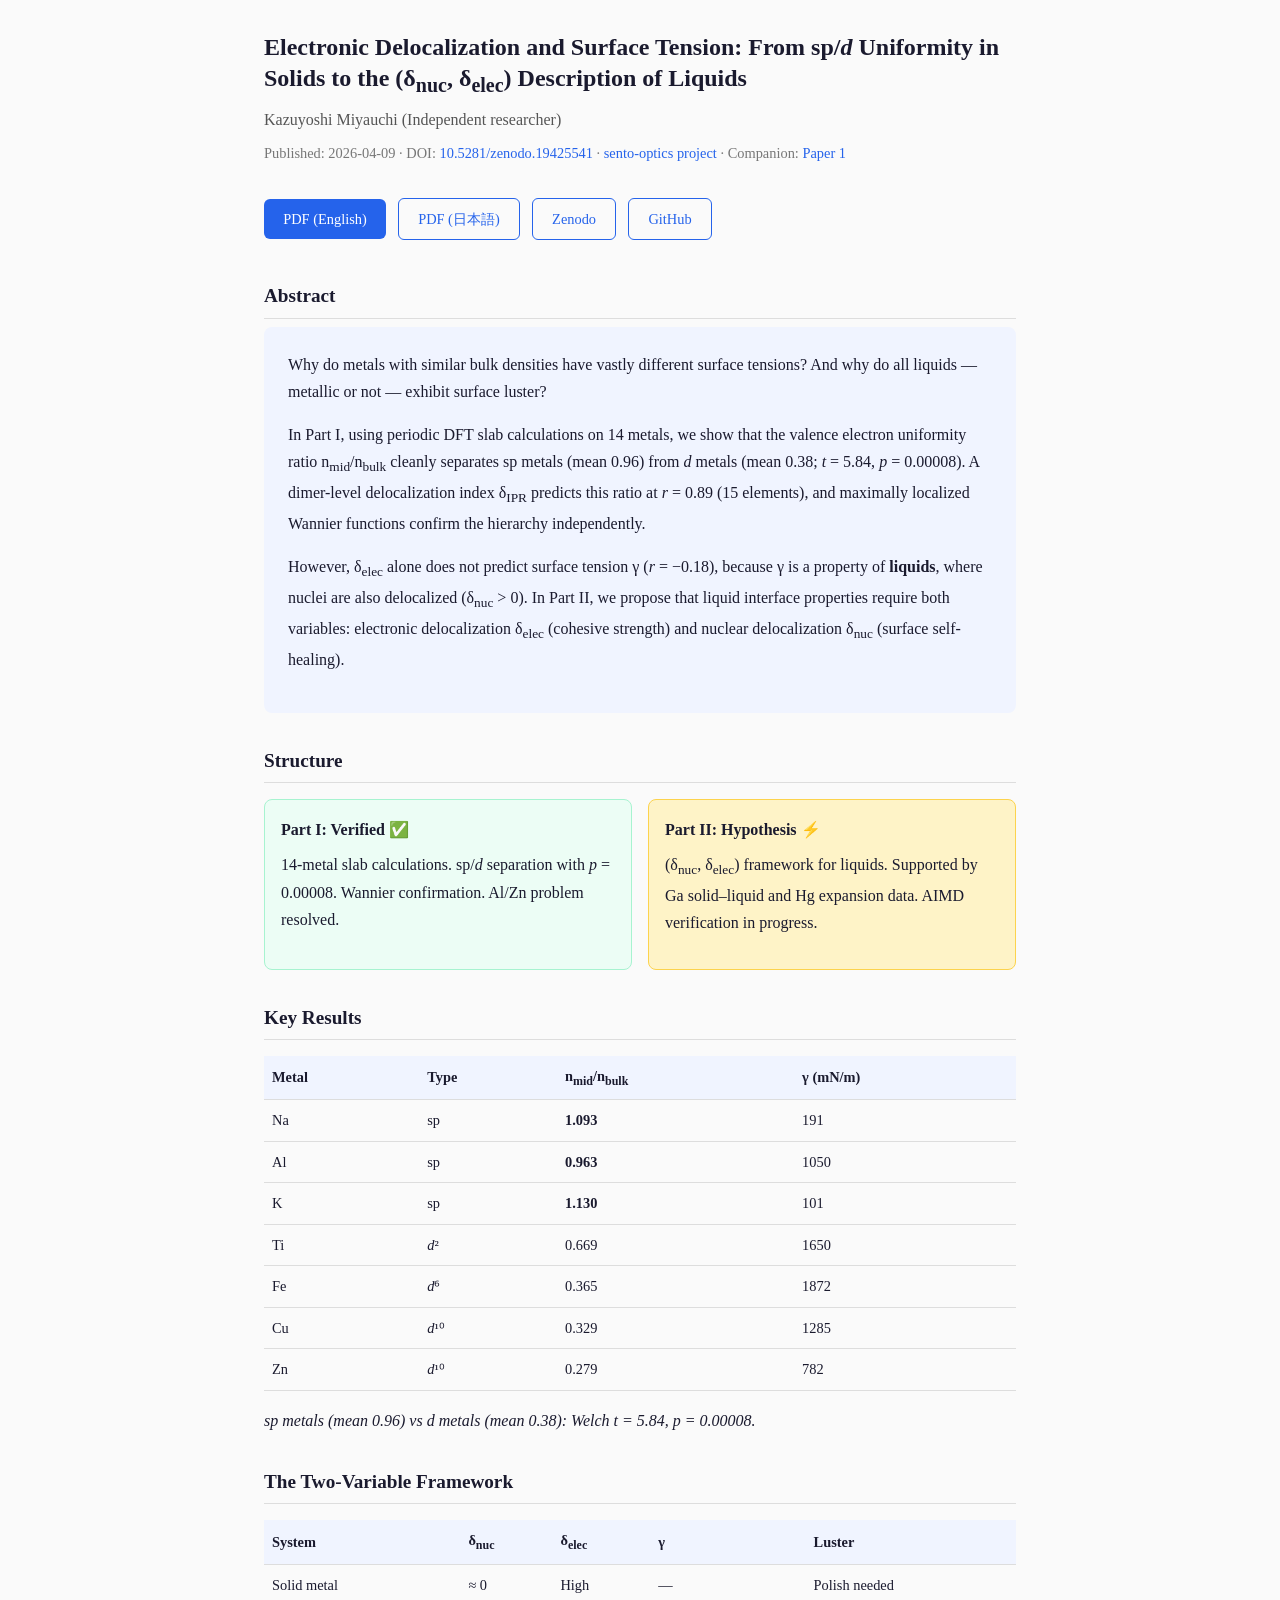
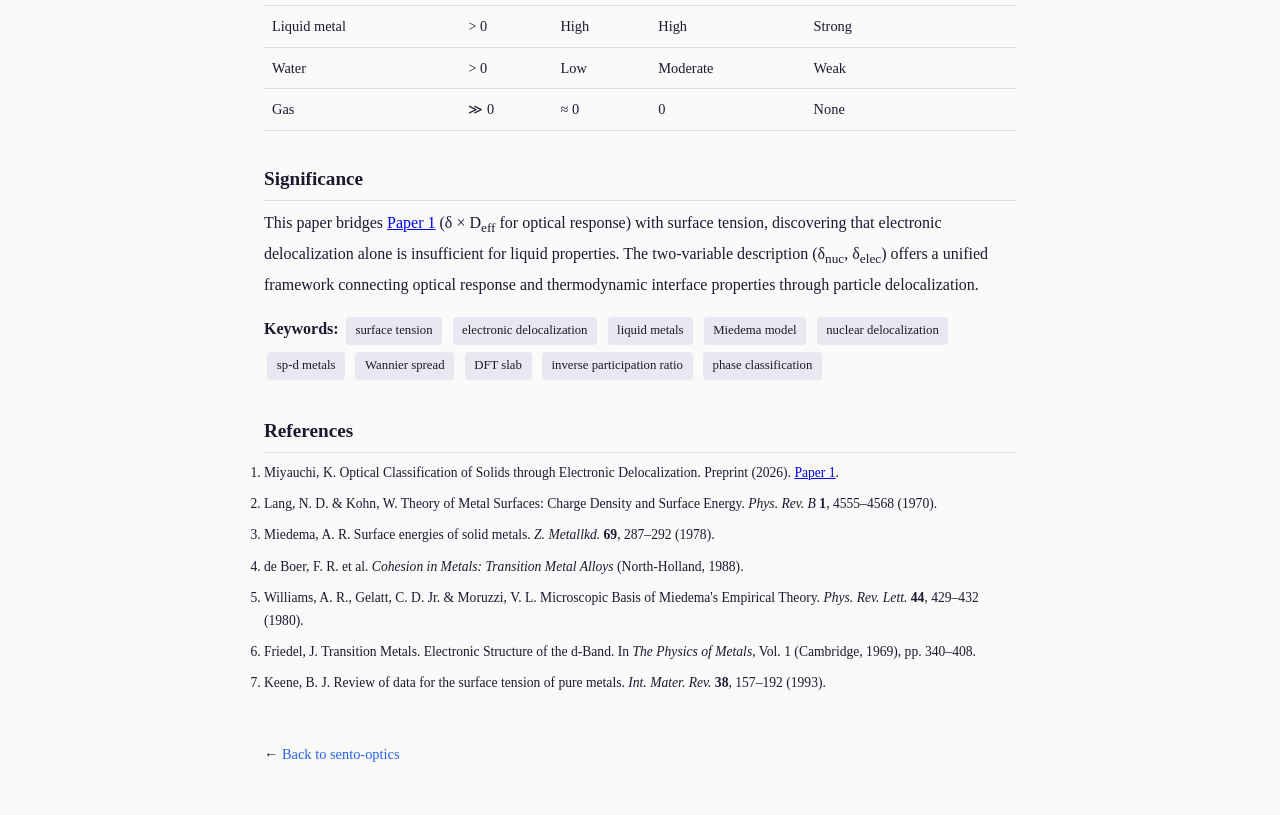
<file: docs/paper2.html>
<!DOCTYPE html>
<html lang="en">
<head>
  <meta charset="UTF-8">
  <meta name="viewport" content="width=device-width, initial-scale=1.0">
  <title>Paper 2.1: Electronic Delocalization and Surface Tension</title>
  <meta name="description" content="sp/d uniformity verified in 14 metals (p=0.00008). δ_elec alone cannot predict γ. We propose (δ_nuc, δ_elec) for liquid description.">

  <!-- Highwire Press tags (Google Scholar) -->
  <meta name="citation_title" content="Electronic Delocalization and Surface Tension: From sp/d Uniformity in Solids to the (δ_nuc, δ_elec) Description of Liquids">
  <meta name="citation_author" content="Miyauchi, Kazuyoshi">
  <meta name="citation_publication_date" content="2026/04/09">
  <meta name="citation_online_date" content="2026/04/09">
  <meta name="citation_pdf_url" content="https://miyauchikazuyoshi.github.io/sento-optics/papers/paper2.pdf">
  <meta name="citation_doi" content="10.5281/zenodo.19425541">
  <meta name="citation_abstract" content="Why do metals with similar bulk densities have vastly different surface tensions? And why do all liquids exhibit surface luster? Using periodic DFT slab calculations on 14 metals, we show that the valence electron uniformity ratio n_mid/n_bulk cleanly separates sp metals (mean 0.96) from d metals (mean 0.38; t=5.84, p=0.00008). However, δ_elec alone does not predict surface tension γ (r=−0.18), because γ is a property of liquids where nuclei are also delocalized. We propose a two-variable (δ_nuc, δ_elec) description: electronic delocalization governs cohesive strength, nuclear delocalization enables surface self-healing.">
  <meta name="citation_language" content="en">
  <meta name="citation_keywords" content="surface tension; electronic delocalization; liquid metals; Miedema model; Wannier spread; nuclear delocalization; sp-d metals; inverse participation ratio">
  <meta name="citation_firstpage" content="1">
  <meta name="citation_lastpage" content="7">

  <!-- Dublin Core -->
  <meta name="DC.title" content="Electronic Delocalization and Surface Tension">
  <meta name="DC.creator" content="Miyauchi, Kazuyoshi">
  <meta name="DC.date" content="2026-04-09">
  <meta name="DC.identifier" content="doi:10.5281/zenodo.19425541">
  <meta name="DC.type" content="Text">
  <meta name="DC.format" content="application/pdf">
  <meta name="DC.language" content="en">

  <!-- Open Graph -->
  <meta property="og:title" content="Paper 2.1: Electronic Delocalization and Surface Tension">
  <meta property="og:description" content="14 metals, p=0.00008. δ_elec alone fails for γ. (δ_nuc, δ_elec) framework proposed for liquid description.">
  <meta property="og:type" content="article">
  <meta property="og:url" content="https://miyauchikazuyoshi.github.io/sento-optics/paper2.html">
  <meta property="og:image" content="https://miyauchikazuyoshi.github.io/sento-optics/images/ogp.png">
  <meta property="article:author" content="Kazuyoshi Miyauchi">
  <meta property="article:published_time" content="2026-04-09">

  <!-- Twitter -->
  <meta name="twitter:card" content="summary_large_image">
  <meta name="twitter:title" content="Electronic Delocalization and Surface Tension">
  <meta name="twitter:description" content="(δ_nuc, δ_elec) framework: why surface tension needs both electronic and nuclear delocalization.">

  <!-- Schema.org JSON-LD -->
  <script type="application/ld+json">
  {
    "@context": "https://schema.org",
    "@type": "ScholarlyArticle",
    "name": "Electronic Delocalization and Surface Tension: From sp/d Uniformity in Solids to the (δ_nuc, δ_elec) Description of Liquids",
    "author": {
      "@type": "Person",
      "name": "Kazuyoshi Miyauchi",
      "affiliation": "Independent researcher"
    },
    "datePublished": "2026-04-09",
    "description": "sp/d uniformity verified in 14 metals (p=0.00008). δ_elec alone cannot predict surface tension. Two-variable (δ_nuc, δ_elec) description proposed for liquids.",
    "url": "https://miyauchikazuyoshi.github.io/sento-optics/paper2.html",
    "identifier": {
      "@type": "PropertyValue",
      "propertyID": "doi",
      "value": "10.5281/zenodo.19425541"
    },
    "isAccessibleForFree": true,
    "license": "https://creativecommons.org/licenses/by/4.0/",
    "keywords": ["surface tension", "electronic delocalization", "liquid metals", "Miedema model", "Wannier spread", "nuclear delocalization", "sp-d metals", "DFT"],
    "about": [
      {"@type": "DefinedTerm", "name": "Surface tension"},
      {"@type": "DefinedTerm", "name": "Condensed matter physics"},
      {"@type": "DefinedTerm", "name": "Liquid metals"}
    ],
    "isPartOf": {
      "@type": "CreativeWorkSeries",
      "name": "sento-optics research program",
      "url": "https://miyauchikazuyoshi.github.io/sento-optics/"
    },
    "citation": [
      {
        "@type": "ScholarlyArticle",
        "name": "Optical Classification of Solids through Electronic Delocalization",
        "author": {"@type": "Person", "name": "Kazuyoshi Miyauchi"},
        "url": "https://miyauchikazuyoshi.github.io/sento-optics/paper1.html"
      }
    ]
  }
  </script>

  <style>
    * { margin: 0; padding: 0; box-sizing: border-box; }
    body { font-family: 'Georgia', 'Times New Roman', serif; max-width: 800px; margin: 0 auto; padding: 2rem 1.5rem; color: #1a1a2e; line-height: 1.7; background: #fafafa; }
    h1 { font-size: 1.5rem; margin-bottom: 0.5rem; line-height: 1.3; }
    .author { color: #555; margin-bottom: 0.5rem; }
    .meta { color: #777; font-size: 0.9rem; margin-bottom: 2rem; }
    .meta a { color: #2563eb; text-decoration: none; }
    .meta a:hover { text-decoration: underline; }
    h2 { font-size: 1.2rem; margin: 2rem 0 0.5rem; border-bottom: 1px solid #ddd; padding-bottom: 0.3rem; }
    p { margin-bottom: 1rem; }
    .abstract { background: #f0f4ff; padding: 1.5rem; border-radius: 8px; margin-bottom: 2rem; }
    .btn { display: inline-block; padding: 0.5rem 1.2rem; background: #2563eb; color: white; text-decoration: none; border-radius: 6px; margin-right: 0.5rem; margin-bottom: 0.5rem; font-size: 0.9rem; }
    .btn:hover { background: #1d4ed8; }
    .btn-outline { background: transparent; color: #2563eb; border: 1px solid #2563eb; }
    .btn-outline:hover { background: #eff6ff; }
    .keywords span { display: inline-block; background: #e8e8f0; padding: 0.2rem 0.6rem; border-radius: 4px; font-size: 0.8rem; margin: 0.2rem; }
    .back { margin-top: 3rem; font-size: 0.9rem; }
    .back a { color: #2563eb; text-decoration: none; }
    table { border-collapse: collapse; width: 100%; margin: 1rem 0; }
    th, td { padding: 0.5rem; text-align: left; border-bottom: 1px solid #ddd; font-size: 0.9rem; }
    th { background: #f0f4ff; }
    .two-part { display: flex; gap: 1rem; margin: 1rem 0; }
    .part-box { flex: 1; padding: 1rem; border-radius: 8px; }
    .part-verified { background: #ecfdf5; border: 1px solid #a7f3d0; }
    .part-hypothesis { background: #fef3c7; border: 1px solid #fcd34d; }
    .part-box h3 { font-size: 1rem; margin-bottom: 0.5rem; }
    .references { font-size: 0.85rem; }
    .references li { margin-bottom: 0.5rem; }
  </style>
</head>
<body>

<h1>Electronic Delocalization and Surface Tension: From sp/<em>d</em> Uniformity in Solids to the (δ<sub>nuc</sub>, δ<sub>elec</sub>) Description of Liquids</h1>

<p class="author">Kazuyoshi Miyauchi (Independent researcher)</p>

<p class="meta">
  Published: 2026-04-09 ·
  DOI: <a href="https://doi.org/10.5281/zenodo.19425541">10.5281/zenodo.19425541</a> ·
  <a href="https://miyauchikazuyoshi.github.io/sento-optics/">sento-optics project</a> ·
  Companion: <a href="paper1.html">Paper 1</a>
</p>

<div>
  <a href="papers/paper2.pdf" class="btn">PDF (English)</a>
  <a href="papers/paper2_ja.pdf" class="btn btn-outline">PDF (日本語)</a>
  <a href="https://zenodo.org/records/19425541" class="btn btn-outline">Zenodo</a>
  <a href="https://github.com/miyauchikazuyoshi/sento-optics" class="btn btn-outline">GitHub</a>
</div>

<h2>Abstract</h2>

<div class="abstract">
<p>Why do metals with similar bulk densities have vastly different surface tensions? And why do all liquids — metallic or not — exhibit surface luster?</p>

<p>In Part I, using periodic DFT slab calculations on 14 metals, we show that the valence electron uniformity ratio n<sub>mid</sub>/n<sub>bulk</sub> cleanly separates sp metals (mean 0.96) from <em>d</em> metals (mean 0.38; <em>t</em> = 5.84, <em>p</em> = 0.00008). A dimer-level delocalization index δ<sub>IPR</sub> predicts this ratio at <em>r</em> = 0.89 (15 elements), and maximally localized Wannier functions confirm the hierarchy independently.</p>

<p>However, δ<sub>elec</sub> alone does not predict surface tension γ (<em>r</em> = −0.18), because γ is a property of <strong>liquids</strong>, where nuclei are also delocalized (δ<sub>nuc</sub> > 0). In Part II, we propose that liquid interface properties require both variables: electronic delocalization δ<sub>elec</sub> (cohesive strength) and nuclear delocalization δ<sub>nuc</sub> (surface self-healing).</p>
</div>

<h2>Structure</h2>

<div class="two-part">
  <div class="part-box part-verified">
    <h3>Part I: Verified ✅</h3>
    <p>14-metal slab calculations. sp/<em>d</em> separation with <em>p</em> = 0.00008. Wannier confirmation. Al/Zn problem resolved.</p>
  </div>
  <div class="part-box part-hypothesis">
    <h3>Part II: Hypothesis ⚡</h3>
    <p>(δ<sub>nuc</sub>, δ<sub>elec</sub>) framework for liquids. Supported by Ga solid–liquid and Hg expansion data. AIMD verification in progress.</p>
  </div>
</div>

<h2>Key Results</h2>

<table>
  <tr><th>Metal</th><th>Type</th><th>n<sub>mid</sub>/n<sub>bulk</sub></th><th>γ (mN/m)</th></tr>
  <tr><td>Na</td><td>sp</td><td><strong>1.093</strong></td><td>191</td></tr>
  <tr><td>Al</td><td>sp</td><td><strong>0.963</strong></td><td>1050</td></tr>
  <tr><td>K</td><td>sp</td><td><strong>1.130</strong></td><td>101</td></tr>
  <tr><td>Ti</td><td><em>d</em>²</td><td>0.669</td><td>1650</td></tr>
  <tr><td>Fe</td><td><em>d</em>⁶</td><td>0.365</td><td>1872</td></tr>
  <tr><td>Cu</td><td><em>d</em>¹⁰</td><td>0.329</td><td>1285</td></tr>
  <tr><td>Zn</td><td><em>d</em>¹⁰</td><td>0.279</td><td>782</td></tr>
</table>
<p><em>sp metals (mean 0.96) vs d metals (mean 0.38): Welch t = 5.84, p = 0.00008.</em></p>

<h2>The Two-Variable Framework</h2>

<table>
  <tr><th>System</th><th>δ<sub>nuc</sub></th><th>δ<sub>elec</sub></th><th>γ</th><th>Luster</th></tr>
  <tr><td>Solid metal</td><td>≈ 0</td><td>High</td><td>—</td><td>Polish needed</td></tr>
  <tr><td>Liquid metal</td><td>&gt; 0</td><td>High</td><td>High</td><td>Strong</td></tr>
  <tr><td>Water</td><td>&gt; 0</td><td>Low</td><td>Moderate</td><td>Weak</td></tr>
  <tr><td>Gas</td><td>≫ 0</td><td>≈ 0</td><td>0</td><td>None</td></tr>
</table>

<h2>Significance</h2>

<p>This paper bridges <a href="paper1.html">Paper 1</a> (δ × D<sub>eff</sub> for optical response) with surface tension, discovering that electronic delocalization alone is insufficient for liquid properties. The two-variable description (δ<sub>nuc</sub>, δ<sub>elec</sub>) offers a unified framework connecting optical response and thermodynamic interface properties through particle delocalization.</p>

<div class="keywords">
  <strong>Keywords:</strong>
  <span>surface tension</span>
  <span>electronic delocalization</span>
  <span>liquid metals</span>
  <span>Miedema model</span>
  <span>nuclear delocalization</span>
  <span>sp-d metals</span>
  <span>Wannier spread</span>
  <span>DFT slab</span>
  <span>inverse participation ratio</span>
  <span>phase classification</span>
</div>

<h2>References</h2>

<ol class="references">
  <li>Miyauchi, K. Optical Classification of Solids through Electronic Delocalization. Preprint (2026). <a href="paper1.html">Paper 1</a>.</li>
  <li>Lang, N. D. & Kohn, W. Theory of Metal Surfaces: Charge Density and Surface Energy. <em>Phys. Rev. B</em> <strong>1</strong>, 4555–4568 (1970).</li>
  <li>Miedema, A. R. Surface energies of solid metals. <em>Z. Metallkd.</em> <strong>69</strong>, 287–292 (1978).</li>
  <li>de Boer, F. R. et al. <em>Cohesion in Metals: Transition Metal Alloys</em> (North-Holland, 1988).</li>
  <li>Williams, A. R., Gelatt, C. D. Jr. & Moruzzi, V. L. Microscopic Basis of Miedema's Empirical Theory. <em>Phys. Rev. Lett.</em> <strong>44</strong>, 429–432 (1980).</li>
  <li>Friedel, J. Transition Metals. Electronic Structure of the d-Band. In <em>The Physics of Metals</em>, Vol. 1 (Cambridge, 1969), pp. 340–408.</li>
  <li>Keene, B. J. Review of data for the surface tension of pure metals. <em>Int. Mater. Rev.</em> <strong>38</strong>, 157–192 (1993).</li>
</ol>

<p class="back">← <a href="index.html">Back to sento-optics</a></p>

</body>
</html>
</file>
<file: docs/style.css>
/* === Base === */
*, *::before, *::after { box-sizing: border-box; margin: 0; padding: 0; }

:root {
  --bg: #0a0e17;
  --bg2: #111827;
  --surface: #1a2233;
  --border: #2a3550;
  --text: #e2e8f0;
  --text-dim: #94a3b8;
  --accent: #38bdf8;
  --accent2: #818cf8;
  --accent3: #f472b6;
  --water1: #0c4a6e;
  --water2: #164e63;
  --gold: #fbbf24;
  --success: #34d399;
  --warn: #fb923c;
}

html { scroll-behavior: smooth; }

body {
  font-family: system-ui, -apple-system, 'Segoe UI', sans-serif;
  background: var(--bg);
  color: var(--text);
  line-height: 1.7;
  overflow-x: hidden;
}

h1, h2, h3, h4 { line-height: 1.3; }
h2 { font-size: 2rem; margin-bottom: 0.5rem; }
h3 { font-size: 1.25rem; }
a { color: var(--accent); text-decoration: none; }
a:hover { text-decoration: underline; }

code {
  font-family: 'SF Mono', 'Fira Code', monospace;
  font-size: 0.95em;
  color: var(--accent);
}
code sub { font-size: 0.7em; }

section {
  max-width: 960px;
  margin: 0 auto;
  padding: 5rem 1.5rem;
}

.section-desc {
  color: var(--text-dim);
  margin-bottom: 2.5rem;
  font-size: 1.05rem;
}

/* === Nav === */
#lang-nav {
  position: fixed;
  top: 0;
  right: 0;
  z-index: 100;
  display: flex;
  gap: 1rem;
  align-items: center;
  padding: 1rem 1.5rem;
  background: rgba(10, 14, 23, 0.85);
  backdrop-filter: blur(8px);
  border-bottom-left-radius: 12px;
}

#lang-toggle {
  background: var(--surface);
  border: 1px solid var(--border);
  color: var(--text);
  padding: 0.4rem 0.8rem;
  border-radius: 6px;
  cursor: pointer;
  font-size: 0.9rem;
  transition: background 0.2s;
}
#lang-toggle:hover { background: var(--border); }

.github-link {
  font-size: 0.9rem;
  color: var(--text-dim);
}
.github-link:hover { color: var(--text); }

/* === Hero === */
#hero {
  position: relative;
  min-height: 100vh;
  display: flex;
  flex-direction: column;
  justify-content: center;
  max-width: 100%;
  padding: 4rem 1.5rem 2rem;
  overflow: hidden;
}

#hero-particles {
  position: absolute;
  top: 0;
  left: 0;
  width: 100%;
  height: 100%;
  z-index: 0;
  pointer-events: none;
}

.hero-content {
  max-width: 720px;
  margin: 0 auto;
  position: relative;
  z-index: 2;
}

.hero-origin {
  color: var(--text-dim);
  font-size: 1rem;
  margin-bottom: 1rem;
  font-style: italic;
}

.hero-title {
  font-size: clamp(2rem, 5vw, 3.5rem);
  font-weight: 700;
  margin-bottom: 2rem;
  background: linear-gradient(135deg, var(--accent), var(--accent2));
  -webkit-background-clip: text;
  -webkit-text-fill-color: transparent;
  background-clip: text;
}

.hero-sub {
  font-size: 1.1rem;
  color: var(--text-dim);
  margin-bottom: 1.5rem;
}

.hero-observations {
  display: flex;
  flex-direction: column;
  gap: 1rem;
  margin-bottom: 2rem;
}

.obs {
  display: flex;
  gap: 1rem;
  align-items: flex-start;
  background: rgba(26, 34, 51, 0.6);
  backdrop-filter: blur(12px);
  -webkit-backdrop-filter: blur(12px);
  border: 1px solid rgba(255, 255, 255, 0.08);
  border-radius: 12px;
  padding: 1.2rem 1.5rem;
}

.obs-num {
  display: flex;
  align-items: center;
  justify-content: center;
  width: 32px;
  height: 32px;
  min-width: 32px;
  background: var(--accent);
  color: var(--bg);
  border-radius: 50%;
  font-weight: 700;
  font-size: 0.9rem;
}

.obs p { font-size: 1.05rem; }

.hero-punch {
  font-size: 1.15rem;
  font-weight: 600;
  color: var(--gold);
}

.hero-program {
  font-size: 0.95rem;
  color: var(--text-dim);
  margin-top: 1rem;
  font-style: italic;
}

.hero-water {
  position: absolute;
  bottom: 0;
  left: 0;
  right: 0;
  height: 40%;
  background: linear-gradient(
    180deg,
    transparent 0%,
    rgba(12, 74, 110, 0.15) 40%,
    rgba(22, 78, 99, 0.3) 100%
  );
  z-index: 1;
}

.hero-water::after {
  content: '';
  position: absolute;
  top: 0;
  left: -50%;
  right: -50%;
  height: 2px;
  background: linear-gradient(90deg, transparent, rgba(56, 189, 248, 0.4), transparent);
  animation: shimmer 4s ease-in-out infinite;
}

@keyframes shimmer {
  0%, 100% { opacity: 0.3; transform: translateX(-10%); }
  50% { opacity: 0.8; transform: translateX(10%); }
}

/* === Summary === */
#summary {
  max-width: 760px;
  margin: 0 auto;
  padding: 3rem 1.5rem 1rem;
}

.summary-text {
  color: var(--text);
  font-size: 1.05rem;
  line-height: 1.9;
  border-left: 3px solid var(--accent);
  padding: 1.2rem 1.5rem;
  background: rgba(56, 189, 248, 0.04);
  border-radius: 0 8px 8px 0;
}

.papers-legend {
  color: var(--text-dim);
  font-size: 0.85rem;
  font-style: italic;
  margin-bottom: 1.5rem;
}

/* === Idea === */
#idea h2 {
  text-align: center;
}

.idea-intro {
  color: var(--text);
  font-size: 1.02rem;
  line-height: 1.8;
  max-width: 720px;
  margin: 1rem auto 2rem;
  text-align: center;
}

.chains-label {
  color: var(--text-dim);
  font-size: 0.95rem;
  margin-bottom: 0.75rem;
  text-align: center;
}

.idea-grid {
  display: grid;
  grid-template-columns: 1fr 1fr;
  gap: 1.5rem;
  margin: 2rem 0;
}

.idea-card {
  background: var(--surface);
  border: 1px solid var(--border);
  border-radius: 12px;
  padding: 2rem;
}

.idea-card h3 {
  font-size: 2rem;
  color: var(--accent);
  margin-bottom: 0.3rem;
  font-family: 'SF Mono', 'Fira Code', monospace;
}

.idea-name {
  color: var(--text-dim);
  font-size: 0.9rem;
  margin-bottom: 1rem;
  text-transform: uppercase;
  letter-spacing: 0.05em;
}

.idea-chains {
  display: flex;
  flex-direction: column;
  gap: 0.75rem;
  margin-top: 2rem;
}

.chain {
  display: flex;
  align-items: center;
  gap: 1rem;
  background: var(--surface);
  border: 1px solid var(--border);
  border-radius: 8px;
  padding: 0.8rem 1.2rem;
}

.chain-label {
  min-width: 120px;
  color: var(--text-dim);
  font-size: 0.9rem;
}

/* === Demo Slider === */
#demo-slider {
  text-align: center;
}

.slider-container {
  display: grid;
  grid-template-columns: 1fr 1fr;
  gap: 2rem;
  margin-top: 2rem;
  align-items: center;
}

.slider-panel {
  text-align: left;
}

.slider-row {
  display: flex;
  align-items: center;
  gap: 1rem;
  margin-bottom: 1.5rem;
}

.slider-row label {
  min-width: 40px;
  font-family: 'SF Mono', 'Fira Code', monospace;
  color: var(--accent);
  font-size: 1.1rem;
}

.slider-row input[type="range"] {
  flex: 1;
  -webkit-appearance: none;
  appearance: none;
  height: 6px;
  background: var(--border);
  border-radius: 3px;
  outline: none;
}

.slider-row input[type="range"]::-webkit-slider-thumb {
  -webkit-appearance: none;
  width: 20px;
  height: 20px;
  background: var(--accent);
  border-radius: 50%;
  cursor: pointer;
}

.slider-row span {
  min-width: 36px;
  text-align: right;
  font-family: 'SF Mono', 'Fira Code', monospace;
  color: var(--text-dim);
}

.presets {
  display: flex;
  flex-wrap: wrap;
  gap: 0.5rem;
}

.presets button {
  background: var(--surface);
  border: 1px solid var(--border);
  color: var(--text-dim);
  padding: 0.4rem 0.8rem;
  border-radius: 6px;
  cursor: pointer;
  font-size: 0.8rem;
  transition: all 0.2s;
}
.presets button:hover {
  border-color: var(--accent);
  color: var(--text);
}

.canvas-panel {
  display: flex;
  flex-direction: column;
  align-items: center;
}

#optics-canvas {
  border-radius: 12px;
  border: 1px solid var(--border);
  background: #000;
}

.optics-label {
  margin-top: 1rem;
  font-size: 1.2rem;
  font-weight: 600;
  min-height: 1.8em;
}

.optics-example {
  color: var(--text-dim);
  font-size: 0.9rem;
  min-height: 1.5em;
}

/* === Phase Diagram === */
#demo-phase {
  text-align: center;
}

.phase-container {
  position: relative;
  max-width: 600px;
  margin: 2rem auto 0;
}

#phase-svg {
  width: 100%;
  height: auto;
  border-radius: 12px;
  border: 1px solid var(--border);
  background: var(--bg2);
}

.phase-tooltip {
  display: none;
  position: absolute;
  background: var(--surface);
  border: 1px solid var(--accent);
  border-radius: 8px;
  padding: 0.8rem 1rem;
  font-size: 0.85rem;
  max-width: 220px;
  pointer-events: none;
  z-index: 10;
  text-align: left;
}

#water-path-btn {
  margin-top: 1.5rem;
  background: var(--surface);
  border: 1px solid var(--accent);
  color: var(--accent);
  padding: 0.6rem 1.5rem;
  border-radius: 8px;
  cursor: pointer;
  font-size: 0.95rem;
  transition: all 0.2s;
}
#water-path-btn:hover {
  background: var(--accent);
  color: var(--bg);
}

/* === Papers === */
#papers { text-align: center; }

.papers-grid {
  display: grid;
  grid-template-columns: repeat(3, 1fr);
  gap: 1.5rem;
}

.paper-card {
  background: var(--surface);
  border: 1px solid var(--border);
  border-radius: 12px;
  padding: 1.5rem;
  text-align: left;
  position: relative;
  transition: border-color 0.2s;
}
.paper-card:hover { border-color: var(--accent); }

.paper-card h3 {
  margin-bottom: 0.5rem;
  color: var(--accent);
}

.paper-title {
  font-weight: 600;
  margin-bottom: 0.75rem;
  font-size: 0.95rem;
}

.paper-status {
  display: inline-block;
  padding: 0.2rem 0.6rem;
  border-radius: 4px;
  font-size: 0.75rem;
  font-weight: 600;
  text-transform: uppercase;
  margin-bottom: 0.75rem;
}

.status-near { background: rgba(52, 211, 153, 0.15); color: var(--success); }
.status-prog { background: rgba(251, 191, 36, 0.15); color: var(--gold); }
.status-plan { background: rgba(148, 163, 184, 0.15); color: var(--text-dim); }

.paper-stats {
  display: flex;
  gap: 1rem;
  margin-top: 1rem;
  font-family: 'SF Mono', 'Fira Code', monospace;
  font-size: 0.85rem;
  color: var(--accent);
}

.paper-links {
  display: flex;
  gap: 0.6rem;
  margin-top: 0.8rem;
  flex-wrap: wrap;
}

.paper-links a {
  display: inline-block;
  padding: 0.25rem 0.6rem;
  border: 1px solid var(--border);
  border-radius: 5px;
  font-size: 0.8rem;
  color: var(--text-dim);
  transition: all 0.2s;
}

.paper-links a:hover {
  border-color: var(--accent);
  color: var(--accent);
  text-decoration: none;
}

/* === Trail === */
.trail-list {
  display: flex;
  flex-direction: column;
  gap: 0.75rem;
}

.trail-item {
  display: flex;
  gap: 1rem;
  align-items: flex-start;
  background: var(--surface);
  border: 1px solid var(--border);
  border-radius: 10px;
  padding: 1rem 1.2rem;
  color: var(--text);
  transition: border-color 0.2s;
}
.trail-item:hover {
  border-color: var(--accent);
  text-decoration: none;
}

.trail-icon {
  display: flex;
  align-items: center;
  justify-content: center;
  width: 40px;
  height: 40px;
  min-width: 40px;
  background: rgba(56, 189, 248, 0.1);
  border-radius: 8px;
  font-family: 'SF Mono', 'Fira Code', monospace;
  color: var(--accent);
  font-size: 0.85rem;
  font-weight: 700;
}

.trail-item strong {
  display: block;
  margin-bottom: 0.2rem;
}

.trail-item p {
  color: var(--text-dim);
  font-size: 0.9rem;
  line-height: 1.4;
}

/* === Footer === */
#footer {
  background: var(--bg2);
  border-top: 1px solid var(--border);
  padding: 3rem 1.5rem 2rem;
  margin-top: 2rem;
}

.footer-content {
  max-width: 960px;
  margin: 0 auto;
  display: grid;
  grid-template-columns: 2fr 1.5fr 1fr;
  gap: 2rem;
}

.footer-section h4 {
  color: var(--text-dim);
  font-size: 0.8rem;
  text-transform: uppercase;
  letter-spacing: 0.08em;
  margin-bottom: 0.5rem;
}

.footer-section p, .footer-section a {
  font-size: 0.85rem;
  color: var(--text-dim);
  line-height: 1.6;
}

.cite-text { font-size: 0.8rem !important; }

.footer-copy {
  text-align: center;
  color: var(--border);
  font-size: 0.8rem;
  margin-top: 2rem;
}

/* === Responsive === */
@media (max-width: 768px) {
  section { padding: 3rem 1rem; }
  h2 { font-size: 1.5rem; }

  .idea-grid,
  .slider-container,
  .papers-grid,
  .footer-content {
    grid-template-columns: 1fr;
  }

  .chain-label { min-width: 90px; font-size: 0.8rem; }
  .paper-stats { flex-wrap: wrap; }

  #optics-canvas { width: 250px; height: 250px; }

  /* Phase diagram: ensure minimum height on mobile */
  .phase-container { max-width: 100%; }
  #phase-svg { min-height: 350px; }
  .phase-tooltip { font-size: 0.8rem; max-width: 180px; }

  .answer-grid { grid-template-columns: 1fr; }
}

/* === Answer Section === */
#answer {
  max-width: 960px;
  margin: 0 auto;
  padding: 4rem 2rem;
}

#answer h2 {
  text-align: center;
  margin-bottom: 2rem;
}

.answer-grid {
  display: grid;
  grid-template-columns: repeat(3, 1fr);
  gap: 1.5rem;
}

.answer-card {
  background: var(--surface);
  border: 1px solid var(--border);
  border-radius: 12px;
  padding: 1.5rem;
  transition: transform 0.2s, border-color 0.2s;
}

.answer-card:hover {
  transform: translateY(-2px);
  border-color: var(--accent);
}

.answer-icon {
  font-size: 2rem;
  margin-bottom: 0.8rem;
}

.answer-card h3 {
  font-size: 1.1rem;
  color: var(--accent);
  margin-bottom: 0.6rem;
}

.answer-card p {
  font-size: 0.95rem;
  color: var(--text-dim);
  line-height: 1.6;
}

/* === Hero answer line === */
.hero-answer {
  font-size: 1.3rem;
  color: var(--gold);
  font-weight: 600;
  margin-top: 1.5rem;
  line-height: 1.5;
  text-align: center;
}

/* === Story Section === */
#story {
  max-width: 720px;
  margin: 0 auto;
  padding: 4rem 2rem;
}

#story h2 {
  text-align: center;
  margin-bottom: 2rem;
}

.story-text p {
  font-size: 1.05rem;
  color: var(--text);
  line-height: 1.8;
  margin-bottom: 1.2rem;
}

.story-text p:last-child {
  color: var(--text-dim);
  font-style: italic;
  font-size: 0.95rem;
  margin-top: 2rem;
  padding-top: 1rem;
  border-top: 1px solid var(--border);
}
</file>
